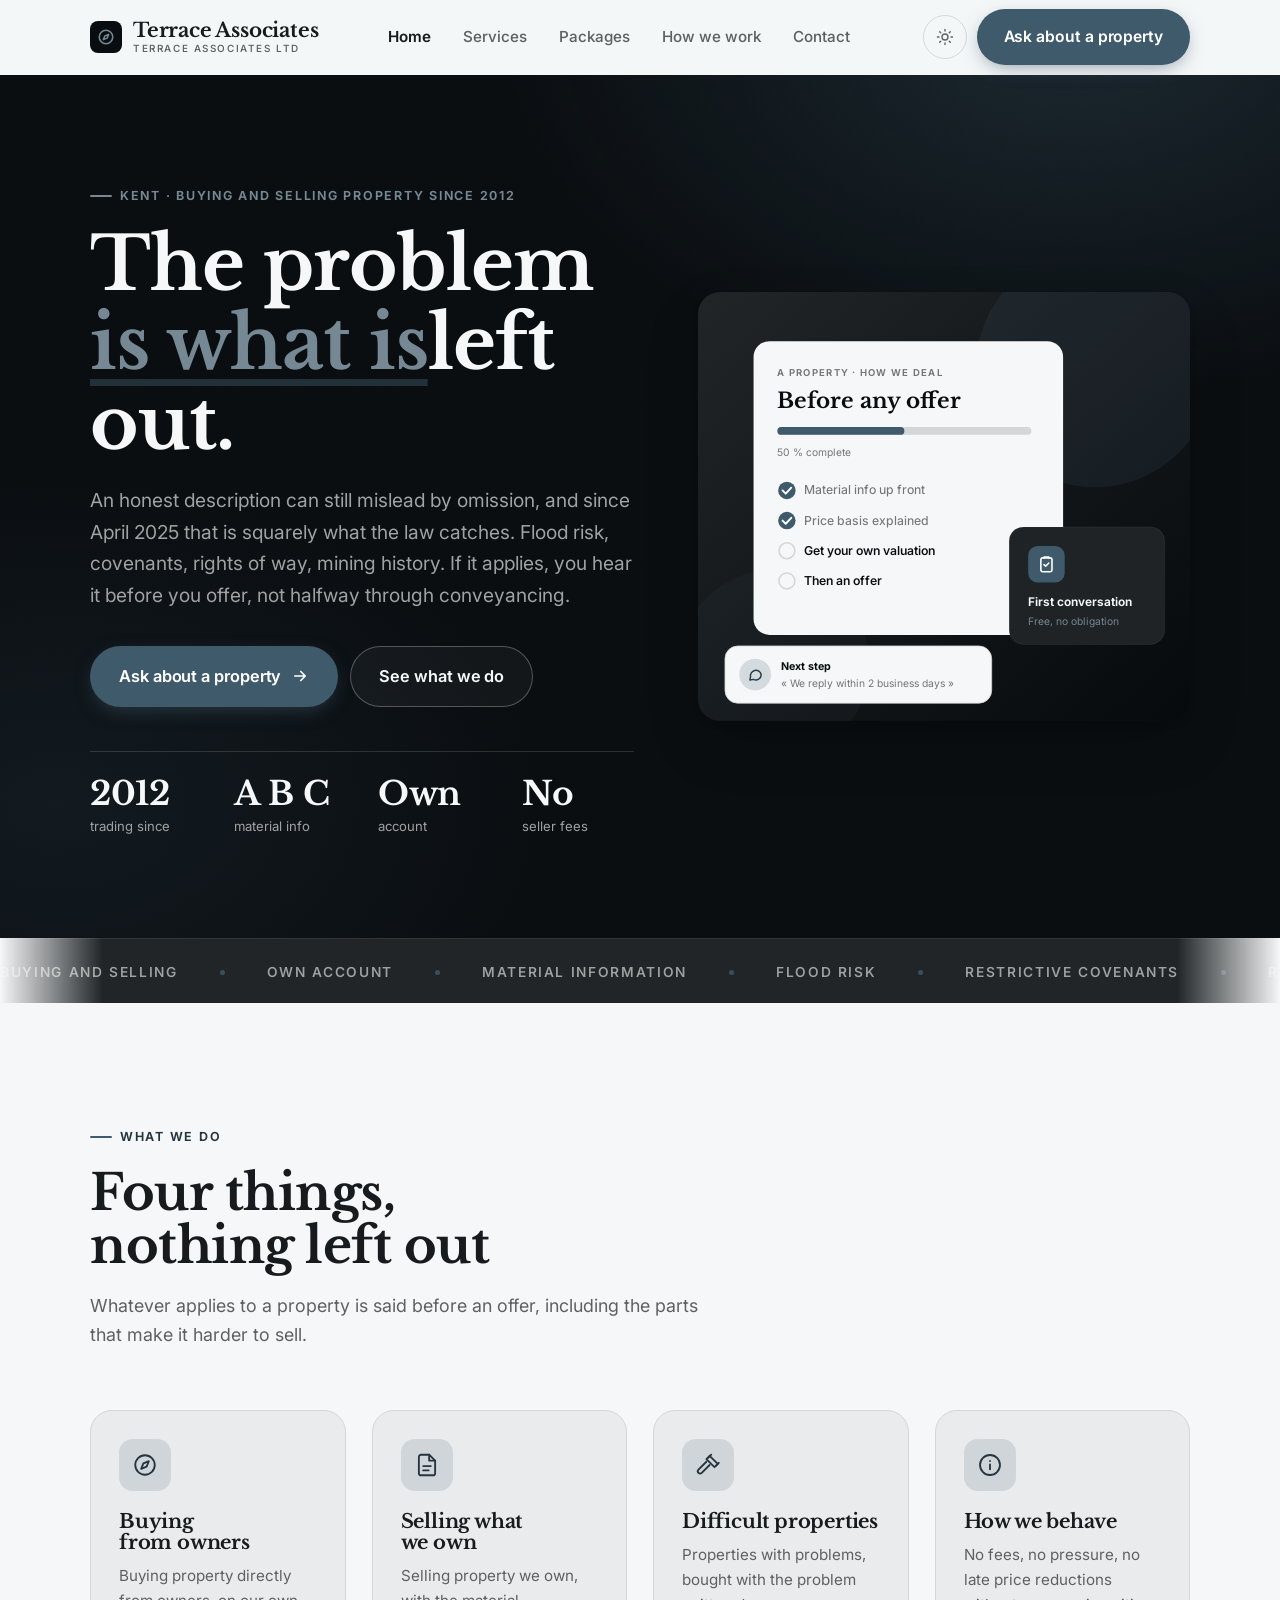
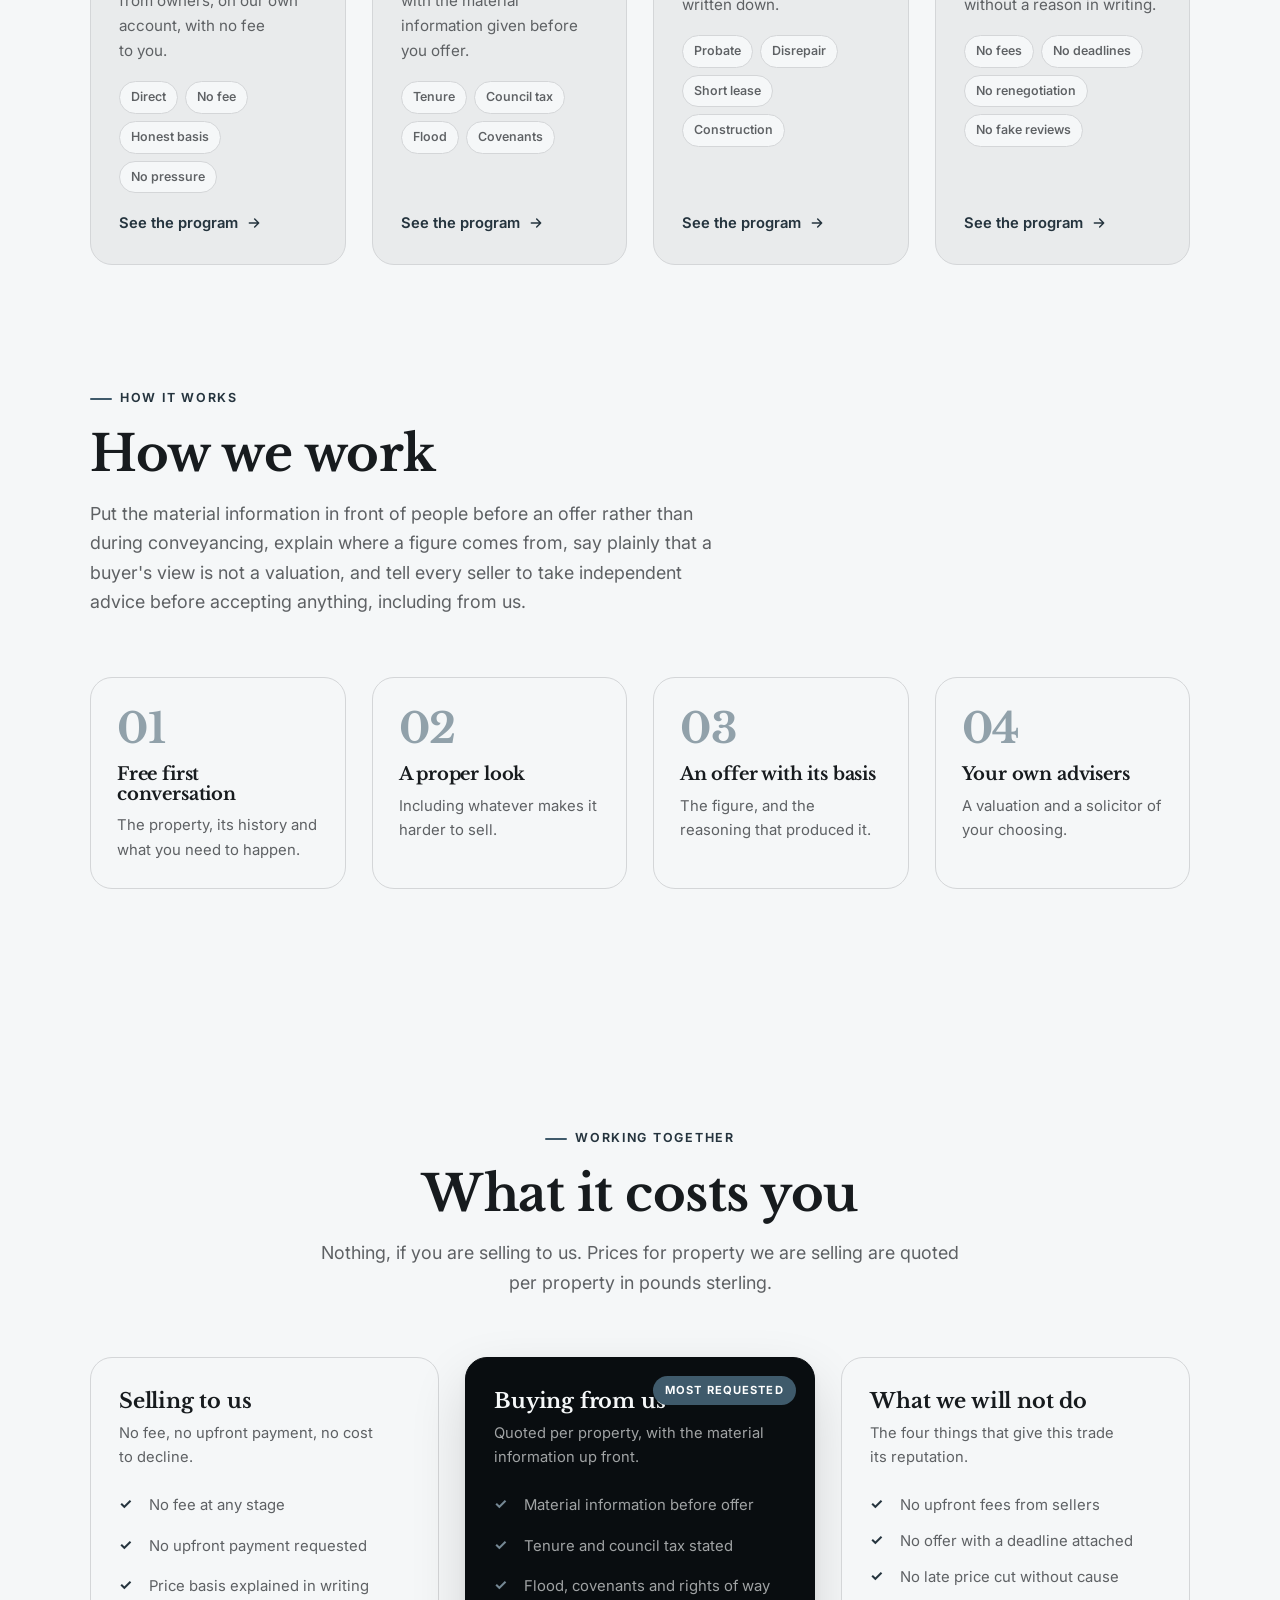
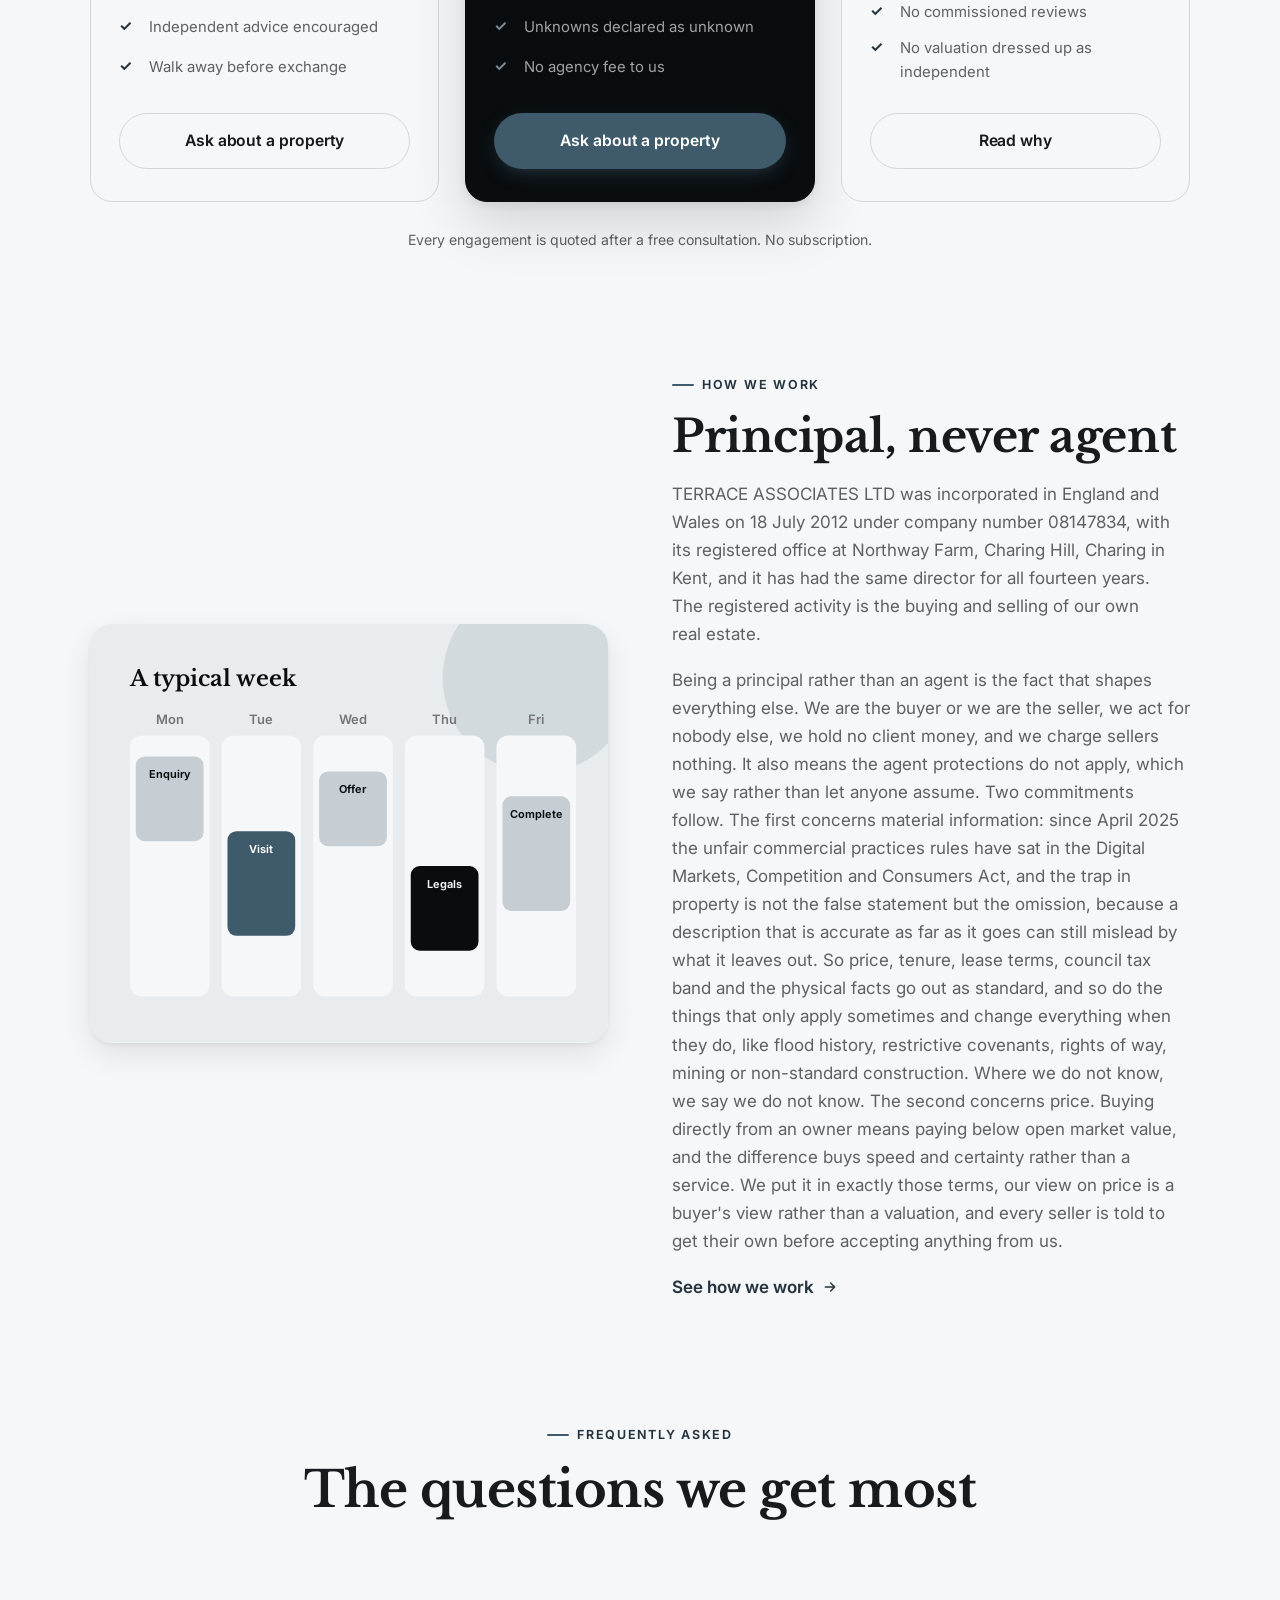
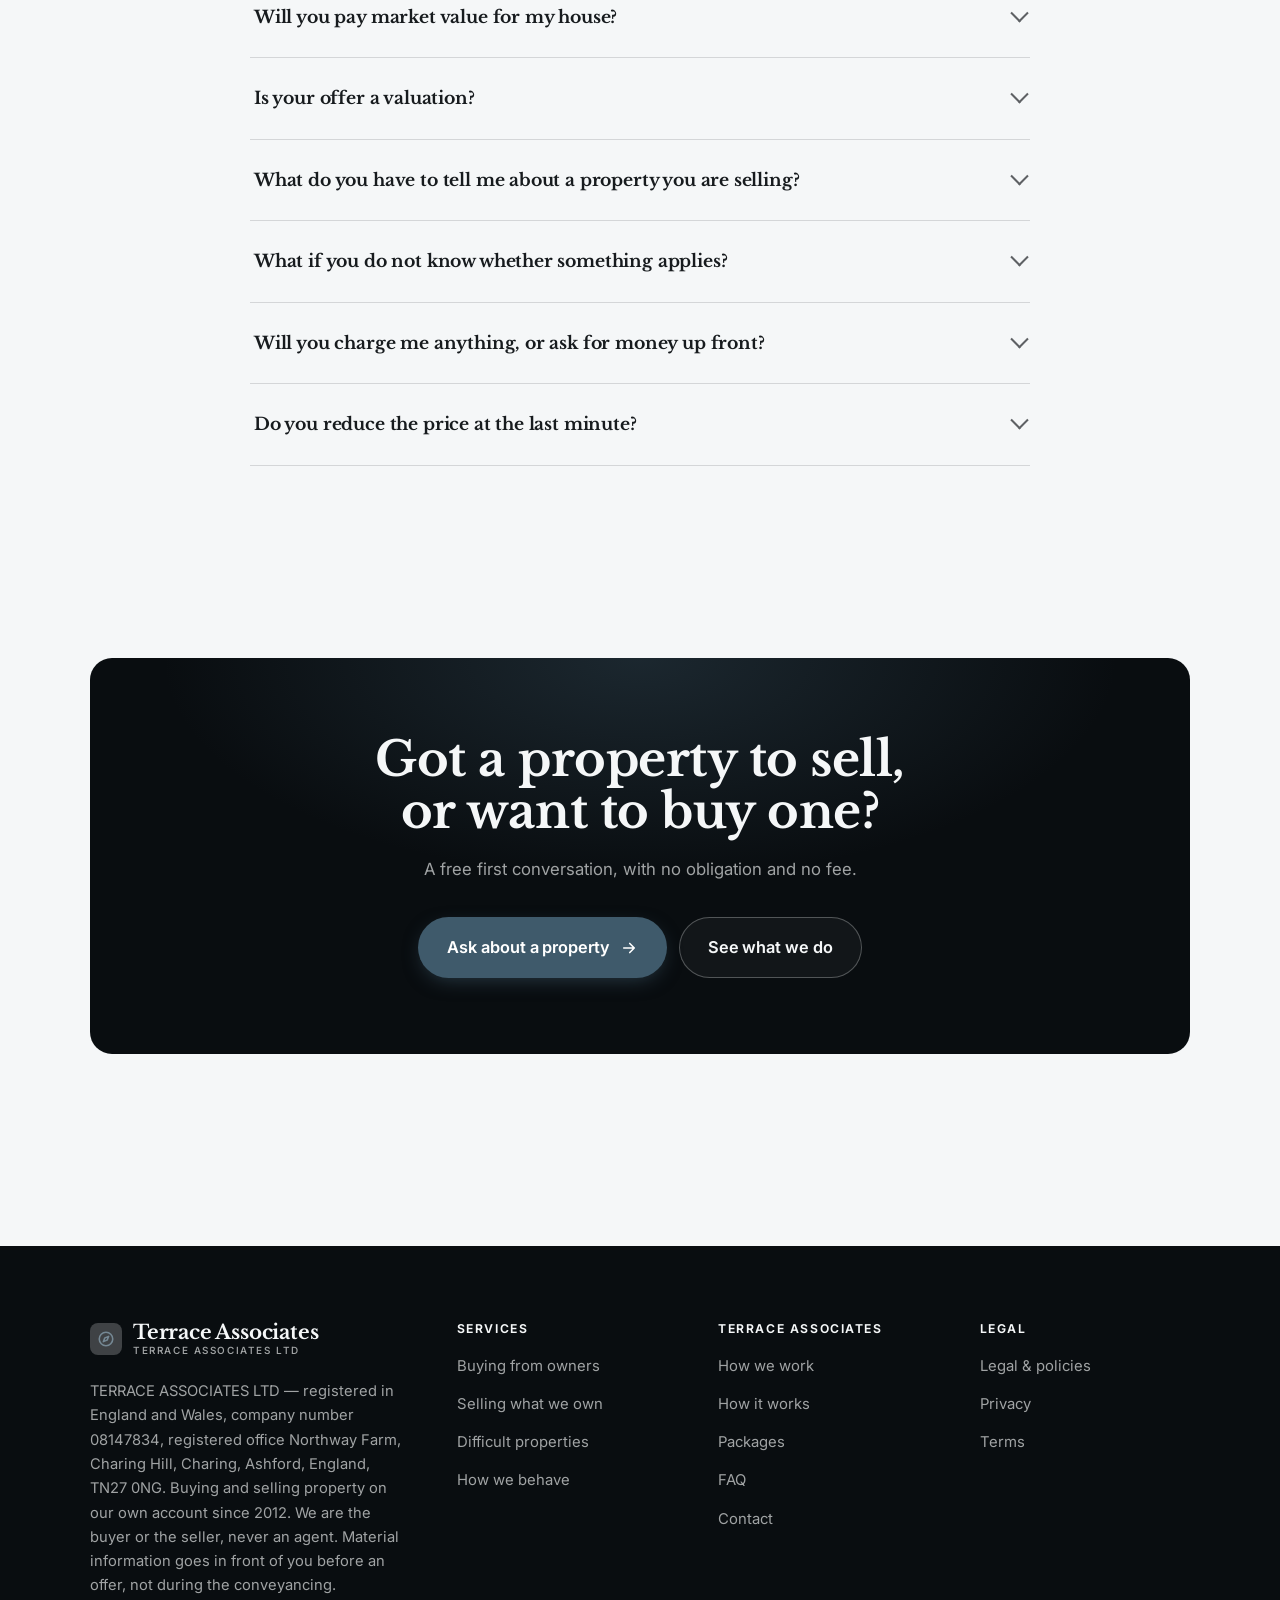
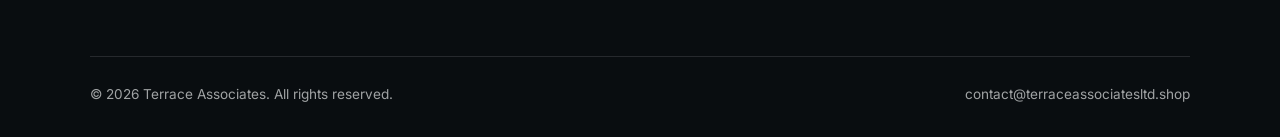
<file: index.html>
<!DOCTYPE html>
<html lang="en" class="no-js">
<head>
<meta charset="utf-8">
<meta name="viewport" content="width=device-width, initial-scale=1">
<title>Terrace Associates Ltd — buying and selling property, Kent</title>
<meta name="description" content="TERRACE ASSOCIATES LTD, buying and selling property on its own account in Kent since 2012. Material information up front, and the price basis explained.">
<link rel="canonical" href="https://terraceassociatesltd.shop/">

<meta property="og:type" content="website">
<meta property="og:url" content="https://terraceassociatesltd.shop/">
<meta property="og:site_name" content="Terrace Associates">
<meta property="og:locale" content="en_US">
<meta property="og:title" content="Terrace Associates Ltd — buying and selling property, Kent">
<meta property="og:description" content="TERRACE ASSOCIATES LTD, buying and selling property on its own account in Kent since 2012. Material information up front, and the price basis explained.">
<meta name="theme-color" content="#090d10">

<link rel="icon" href="assets/img/favicon.svg" type="image/svg+xml">
<link rel="preconnect" href="https://fonts.googleapis.com">
<link rel="preconnect" href="https://fonts.gstatic.com" crossorigin>
<link rel="stylesheet" href="https://fonts.googleapis.com/css2?family=Libre+Baskerville:wght@400;700&family=Inter:wght@400..700&display=swap">
<link rel="stylesheet" href="assets/css/style.css">

<!-- Thème appliqué avant le premier rendu (évite le flash) -->
<script>
document.documentElement.classList.remove('no-js');
(function(){try{var t=localStorage.getItem('site-theme');if(t){document.documentElement.setAttribute('data-theme',t);}}catch(e){}})();
</script>
<script type="application/ld+json">
{
  "@context": "https://schema.org",
  "@type": "Organization",
  "name": "Terrace Associates",
  "url": "https://terraceassociatesltd.shop/",
  "email": "contact@terraceassociatesltd.shop",
  "description": "TERRACE ASSOCIATES LTD, buying and selling property on its own account in Kent since 2012. Material information up front, and the price basis explained.",
  "areaServed": "US",
  "knowsLanguage": "en"
}
</script>
</head>

<body>
<a class="skip-link" href="#main">Skip to main content</a>

<header class="site-header">
  <nav class="wrap nav" aria-label="Main navigation">
    <a class="brand" href="index.html">
      <svg class="brand__mark" viewBox="0 0 64 64" aria-hidden="true">
        <rect class="bm-bg" width="64" height="64" rx="16"/>
        <g class="bm-ic" transform="translate(14 14) scale(1.5)" fill="none" stroke-width="2.1" stroke-linecap="round" stroke-linejoin="round"><circle cx="12" cy="12" r="9"/><path d="M15.5 8.5 13.5 13.5 8.5 15.5 10.5 10.5z"/></g>
      </svg>
      <span>Terrace Associates<span class="brand__sub">TERRACE ASSOCIATES LTD</span></span>
    </a>

    <ul class="nav__links" id="nav-links">
      <li><a href="index.html" aria-current="page">Home</a></li>
      <li><a href="programs.html">Services</a></li>
      <li><a href="index.html#pricing">Packages</a></li>
      <li><a href="about.html">How we work</a></li>
      <li><a href="contact.html">Contact</a></li>
      <li><a class="btn btn--primary" href="contact.html">Ask about a property</a></li>
    </ul>

    <div class="nav__cta">
      <button class="theme-toggle" type="button" aria-label="Switch to dark theme">
        <svg class="icon-sun" viewBox="0 0 24 24" fill="none" stroke="currentColor" stroke-width="1.8" stroke-linecap="round" aria-hidden="true"><circle cx="12" cy="12" r="4"/><path d="M12 2v2m0 16v2M2 12h2m16 0h2M4.9 4.9l1.4 1.4m11.4 11.4 1.4 1.4M19.1 4.9l-1.4 1.4M6.3 17.7l-1.4 1.4"/></svg>
        <svg class="icon-moon" viewBox="0 0 24 24" fill="none" stroke="currentColor" stroke-width="1.8" stroke-linecap="round" stroke-linejoin="round" aria-hidden="true"><path d="M21 12.8A9 9 0 1 1 11.2 3a7 7 0 0 0 9.8 9.8z"/></svg>
      </button>
      <a class="btn btn--primary" href="contact.html">Ask about a property</a>
      <button class="nav__toggle" type="button" aria-expanded="false" aria-controls="nav-links" aria-label="Open menu">
        <svg class="icon-open" viewBox="0 0 24 24" fill="none" stroke="currentColor" stroke-width="2" stroke-linecap="round" aria-hidden="true"><path d="M3 6h18M3 12h18M3 18h18"/></svg>
        <svg class="icon-close" viewBox="0 0 24 24" fill="none" stroke="currentColor" stroke-width="2" stroke-linecap="round" aria-hidden="true"><path d="M6 6l12 12M18 6L6 18"/></svg>
      </button>
    </div>
  </nav>
</header>

<main id="main">

<section class="hero">
  <div class="wrap hero__inner">
    <div>
      <span class="eyebrow hero__eyebrow">Kent · Buying and selling property since 2012</span>
      <h1>The problem<br> <em>is what is</em>left out.</h1>
      <p class="hero__lede">An honest description can still mislead by omission, and since April 2025 that is squarely what the law catches. Flood risk, covenants, rights of way, mining history. If it applies, you hear it before you offer, not halfway through conveyancing.</p>

      <div class="hero__actions">
        <a class="btn btn--primary btn--lg" href="contact.html">Ask about a property <svg viewBox="0 0 24 24" fill="none" stroke="currentColor" stroke-width="2.2" stroke-linecap="round" stroke-linejoin="round" aria-hidden="true"><path d="M5 12h14M13 6l6 6-6 6"/></svg></a>
        <a class="btn btn--on-dark btn--lg" href="programs.html">See what we do</a>
      </div>

      <ul class="hero__proof">
        <li><span class="stat__num">2012</span><span class="stat__label">trading since</span></li>
        <li><span class="stat__num">A B C</span><span class="stat__label">material info</span></li>
        <li><span class="stat__num">Own</span><span class="stat__label">account</span></li>
        <li><span class="stat__num">No</span><span class="stat__label">seller fees</span></li>
      </ul>
    </div>

    <div class="hero__art">
      <svg viewBox="0 0 620 540" role="img" aria-label="How Terrace Associates deals, with material information given before any offer is made.">
        <defs>
          <linearGradient id="hbg" x1="0" y1="0" x2="1" y2="1">
            <stop offset="0" stop-color="#222528"/><stop offset="1" stop-color="#070a0d"/>
          </linearGradient>
        </defs>
        <rect width="620" height="540" rx="22" fill="url(#hbg)"/>
        <circle cx="500" cy="96" r="150" fill="#3f5a6b" opacity=".16"/>
        <circle cx="96" cy="470" r="120" fill="#3f5a6b" opacity=".08"/>

        <g style="font-family: var(--font-body)">
          <!-- Carte programme -->
          <rect x="70" y="62" width="390" height="370" rx="20" fill="#f5f7f8"/>
          <text x="100" y="106" font-size="12" font-weight="650" letter-spacing="1.6" fill="#737678">A PROPERTY · HOW WE DEAL</text>
          <text x="100" y="146" font-size="27" font-weight="700" fill="#090d10" style="font-family: var(--font-display)">Before any offer</text>
          <rect x="100" y="170" width="320" height="10" rx="5" fill="#d4d6d8"/>
          <rect x="100" y="170" width="160" height="10" rx="5" fill="#3f5a6b"/>
          <text x="100" y="206" font-size="13" fill="#737678">50 % complete</text>
          <circle cx="112" cy="250" r="11" fill="#3f5a6b"/><path d="M106.5 250l4 4 7-7.5" fill="none" stroke="#ffffff" stroke-width="2.4" stroke-linecap="round" stroke-linejoin="round"/><text x="134" y="255" font-size="15.5" fill="#737678" font-weight="450">Material info up front</text>
          <circle cx="112" cy="288" r="11" fill="#3f5a6b"/><path d="M106.5 288l4 4 7-7.5" fill="none" stroke="#ffffff" stroke-width="2.4" stroke-linecap="round" stroke-linejoin="round"/><text x="134" y="293" font-size="15.5" fill="#737678" font-weight="450">Price basis explained</text>
          <circle cx="112" cy="326" r="10" fill="none" stroke="#d4d6d8" stroke-width="2"/><text x="134" y="331" font-size="15.5" fill="#090d10" font-weight="560">Get your own valuation</text>
          <circle cx="112" cy="364" r="10" fill="none" stroke="#d4d6d8" stroke-width="2"/><text x="134" y="369" font-size="15.5" fill="#090d10" font-weight="560">Then an offer</text>

          <!-- Carte séance -->
          <rect x="392" y="296" width="196" height="148" rx="18" fill="#1f2326" stroke="#ffffff" stroke-opacity=".08"/>
          <rect x="416" y="320" width="46" height="46" rx="12" fill="#3f5a6b"/>
          <g transform="translate(427 331)" fill="none" stroke="#ffffff" color="#ffffff" stroke-width="2" stroke-linecap="round" stroke-linejoin="round"><rect x="5" y="4" width="14" height="17.5" rx="2.5"/><path d="M9 4V3h6v1M9 12.5l2 2 4-4"/></g>
          <text x="416" y="396" font-size="15" font-weight="650" fill="#f5f7f8">First conversation</text>
          <text x="416" y="420" font-size="13" fill="#758894">Free, no obligation</text>

          <!-- Retour du coach -->
          <rect x="34" y="446" width="336" height="72" rx="16" fill="#f5f7f8" stroke="#d4d6d8"/>
          <circle cx="72" cy="482" r="20" fill="#d4dbdf"/>
          <g transform="translate(62 472) scale(.84)" fill="none" stroke="#293b46" stroke-width="2.2" stroke-linecap="round" stroke-linejoin="round"><path d="M21 12a8 8 0 0 1-11.6 7.1L4 20l1-4.6A8 8 0 1 1 21 12z"/></g>
          <text x="104" y="476" font-size="13.5" font-weight="700" fill="#090d10">Next step</text>
          <text x="104" y="498" font-size="13" fill="#737678">« We reply within 2 business days »</text>
        </g>
      </svg>
    </div>
  </div>
</section>

<div class="marquee" aria-hidden="true">
  <div class="marquee__track"><span>Buying and selling</span><span>Own account</span><span>Material information</span><span>Flood risk</span><span>Restrictive covenants</span><span>Rights of way</span><span>No seller fees</span><span>No pressure</span><span>Kent</span><span>Since 2012</span><span>Buying and selling</span><span>Own account</span><span>Material information</span><span>Flood risk</span><span>Restrictive covenants</span><span>Rights of way</span><span>No seller fees</span><span>No pressure</span><span>Kent</span><span>Since 2012</span></div>
</div>

<section class="section wrap" id="programs">
  <div class="section-head reveal">
    <span class="eyebrow">What we do</span>
    <h2>Four things, nothing left out</h2>
    <p>Whatever applies to a property is said before an offer, including the parts that make it harder to sell.</p>
  </div>
  <div class="grid grid--4 reveal-group">
    <a class="card" href="programs.html#buying">
      <div class="card__icon"><svg viewBox="0 0 24 24" fill="none" stroke="currentColor" stroke-width="1.7" stroke-linecap="round" stroke-linejoin="round" aria-hidden="true"><circle cx="12" cy="12" r="9"/><path d="M15.5 8.5 13.5 13.5 8.5 15.5 10.5 10.5z"/></svg></div>
      <h3>Buying from owners</h3>
      <p>Buying property directly from owners, on our own account, with no fee to you.</p>
      <ul class="tags"><li>Direct</li><li>No fee</li><li>Honest basis</li><li>No pressure</li></ul>
      <span class="arrow-link">See the program <svg viewBox="0 0 24 24" fill="none" stroke="currentColor" stroke-width="2.2" stroke-linecap="round" stroke-linejoin="round" aria-hidden="true"><path d="M5 12h14M13 6l6 6-6 6"/></svg></span>
    </a>
    <a class="card" href="programs.html#selling">
      <div class="card__icon"><svg viewBox="0 0 24 24" fill="none" stroke="currentColor" stroke-width="1.7" stroke-linecap="round" stroke-linejoin="round" aria-hidden="true"><path d="M14 2.5H6.5A2 2 0 0 0 4.5 4.5v15a2 2 0 0 0 2 2h11a2 2 0 0 0 2-2V8z"/><path d="M14 2.5V8h5.5M8.5 13h7M8.5 17h5"/></svg></div>
      <h3>Selling what we own</h3>
      <p>Selling property we own, with the material information given before you offer.</p>
      <ul class="tags"><li>Tenure</li><li>Council tax</li><li>Flood</li><li>Covenants</li></ul>
      <span class="arrow-link">See the program <svg viewBox="0 0 24 24" fill="none" stroke="currentColor" stroke-width="2.2" stroke-linecap="round" stroke-linejoin="round" aria-hidden="true"><path d="M5 12h14M13 6l6 6-6 6"/></svg></span>
    </a>
    <a class="card" href="programs.html#difficult">
      <div class="card__icon"><svg viewBox="0 0 24 24" fill="none" stroke="currentColor" stroke-width="1.7" stroke-linecap="round" stroke-linejoin="round" aria-hidden="true"><path d="M13.5 3.5 21 11l-3 3-7.5-7.5z"/><path d="M10.5 9 3.2 16.3a2.1 2.1 0 0 0 3 3L13.5 12"/><path d="M15 2.5 12 5.5M19.5 12.5 22 10"/></svg></div>
      <h3>Difficult properties</h3>
      <p>Properties with problems, bought with the problem written down.</p>
      <ul class="tags"><li>Probate</li><li>Disrepair</li><li>Short lease</li><li>Construction</li></ul>
      <span class="arrow-link">See the program <svg viewBox="0 0 24 24" fill="none" stroke="currentColor" stroke-width="2.2" stroke-linecap="round" stroke-linejoin="round" aria-hidden="true"><path d="M5 12h14M13 6l6 6-6 6"/></svg></span>
    </a>
    <a class="card" href="programs.html#straight">
      <div class="card__icon"><svg viewBox="0 0 24 24" fill="none" stroke="currentColor" stroke-width="1.7" stroke-linecap="round" stroke-linejoin="round" aria-hidden="true"><circle cx="12" cy="12" r="9.2"/><path d="M12 16v-4.5M12 8.2v.1"/></svg></div>
      <h3>How we behave</h3>
      <p>No fees, no pressure, no late price reductions without a reason in writing.</p>
      <ul class="tags"><li>No fees</li><li>No deadlines</li><li>No renegotiation</li><li>No fake reviews</li></ul>
      <span class="arrow-link">See the program <svg viewBox="0 0 24 24" fill="none" stroke="currentColor" stroke-width="2.2" stroke-linecap="round" stroke-linejoin="round" aria-hidden="true"><path d="M5 12h14M13 6l6 6-6 6"/></svg></span>
    </a>
  </div>
</section>

<section class="section section--flush wrap" id="how-it-works">
  <div class="section-head reveal">
    <span class="eyebrow">How it works</span>
    <h2>How we work</h2>
    <p>Put the material information in front of people before an offer rather than during conveyancing, explain where a figure comes from, say plainly that a buyer's view is not a valuation, and tell every seller to take independent advice before accepting anything, including from us.</p>
  </div>
  <div class="grid grid--4 steps reveal-group">
    <article class="step">
      <h3>Free first conversation</h3>
      <p>The property, its history and what you need to happen.</p>
    </article>
    <article class="step">
      <h3>A proper look</h3>
      <p>Including whatever makes it harder to sell.</p>
    </article>
    <article class="step">
      <h3>An offer with its basis</h3>
      <p>The figure, and the reasoning that produced it.</p>
    </article>
    <article class="step">
      <h3>Your own advisers</h3>
      <p>A valuation and a solicitor of your choosing.</p>
    </article>
  </div>
</section>

<section class="section wrap" id="pricing">
  <div class="section-head section-head--center reveal">
    <span class="eyebrow">Working together</span>
    <h2>What it costs you</h2>
    <p>Nothing, if you are selling to us. Prices for property we are selling are quoted per property in pounds sterling.</p>
  </div>
  <div class="grid grid--3 plans reveal-group">
    <article class="plan">
      
      <h3>Selling to us</h3>
      <p class="plan__desc">No fee, no upfront payment, no cost to decline.</p>
      
      <ul class="plan__features">
        <li>No fee at any stage</li>
        <li>No upfront payment requested</li>
        <li>Price basis explained in writing</li>
        <li>Independent advice encouraged</li>
        <li>Walk away before exchange</li>
      </ul>
      <a class="btn btn--ghost btn--block" href="contact.html">Ask about a property</a>
    </article>
    <article class="plan plan--featured">
      <span class="plan__tag">Most requested</span>
      <h3>Buying from us</h3>
      <p class="plan__desc">Quoted per property, with the material information up front.</p>
      
      <ul class="plan__features">
        <li>Material information before offer</li>
        <li>Tenure and council tax stated</li>
        <li>Flood, covenants and rights of way</li>
        <li>Unknowns declared as unknown</li>
        <li>No agency fee to us</li>
      </ul>
      <a class="btn btn--primary btn--block" href="contact.html">Ask about a property</a>
    </article>
    <article class="plan">
      
      <h3>What we will not do</h3>
      <p class="plan__desc">The four things that give this trade its reputation.</p>
      
      <ul class="plan__features">
        <li>No upfront fees from sellers</li>
        <li>No offer with a deadline attached</li>
        <li>No late price cut without cause</li>
        <li>No commissioned reviews</li>
        <li>No valuation dressed up as independent</li>
      </ul>
      <a class="btn btn--ghost btn--block" href="contact.html">Read why</a>
    </article>
  </div>
  <p class="plans-note">Every engagement is quoted after a free consultation. No subscription.</p>
</section>

<section class="section section--flush wrap">
  <div class="split reveal">
    <div class="split__art">
      <svg viewBox="0 0 520 420" role="img" aria-label="Example of a typical week: Enquiry, Visit, Offer, Legals, Complete.">
        <rect width="520" height="420" rx="20" fill="#e8ecee"/>
        <circle cx="450" cy="54" r="96" fill="#3f5a6b" opacity=".12"/>
        <g style="font-family: var(--font-body)">
        <text x="40" y="62" font-size="22" font-weight="700" fill="#090d10" style="font-family: var(--font-display)">A typical week</text>
        <text x="80" y="100" text-anchor="middle" font-size="13" font-weight="600" fill="#737678">Mon</text>
        <rect x="40" y="112" width="80" height="262" rx="12" fill="#f5f7f8"/>
        <rect x="46" y="133" width="68" height="85" rx="9" fill="#c6ced3"/>
        <text x="80" y="155" text-anchor="middle" font-size="11" font-weight="650" fill="#090d10">Enquiry</text>
        <text x="172" y="100" text-anchor="middle" font-size="13" font-weight="600" fill="#737678">Tue</text>
        <rect x="132" y="112" width="80" height="262" rx="12" fill="#f5f7f8"/>
        <rect x="138" y="208" width="68" height="105" rx="9" fill="#3f5a6b"/>
        <text x="172" y="230" text-anchor="middle" font-size="11" font-weight="650" fill="#ffffff">Visit</text>
        <text x="264" y="100" text-anchor="middle" font-size="13" font-weight="600" fill="#737678">Wed</text>
        <rect x="224" y="112" width="80" height="262" rx="12" fill="#f5f7f8"/>
        <rect x="230" y="148" width="68" height="75" rx="9" fill="#c6ced3"/>
        <text x="264" y="170" text-anchor="middle" font-size="11" font-weight="650" fill="#090d10">Offer</text>
        <text x="356" y="100" text-anchor="middle" font-size="13" font-weight="600" fill="#737678">Thu</text>
        <rect x="316" y="112" width="80" height="262" rx="12" fill="#f5f7f8"/>
        <rect x="322" y="243" width="68" height="85" rx="9" fill="#090d10"/>
        <text x="356" y="265" text-anchor="middle" font-size="11" font-weight="650" fill="#f5f7f8">Legals</text>
        <text x="448" y="100" text-anchor="middle" font-size="13" font-weight="600" fill="#737678">Fri</text>
        <rect x="408" y="112" width="80" height="262" rx="12" fill="#f5f7f8"/>
        <rect x="414" y="173" width="68" height="115" rx="9" fill="#c6ced3"/>
        <text x="448" y="195" text-anchor="middle" font-size="11" font-weight="650" fill="#090d10">Complete</text>
        </g>
      </svg>
    </div>
    <div>
      <span class="eyebrow">How we work</span>
      <h2>Principal, never agent</h2>
      <p>TERRACE ASSOCIATES LTD was incorporated in England and Wales on 18 July 2012 under company number 08147834, with its registered office at Northway Farm, Charing Hill, Charing in Kent, and it has had the same director for all fourteen years. The registered activity is the buying and selling of our own real estate.</p>
      <p>Being a principal rather than an agent is the fact that shapes everything else. We are the buyer or we are the seller, we act for nobody else, we hold no client money, and we charge sellers nothing. It also means the agent protections do not apply, which we say rather than let anyone assume. Two commitments follow. The first concerns material information: since April 2025 the unfair commercial practices rules have sat in the Digital Markets, Competition and Consumers Act, and the trap in property is not the false statement but the omission, because a description that is accurate as far as it goes can still mislead by what it leaves out. So price, tenure, lease terms, council tax band and the physical facts go out as standard, and so do the things that only apply sometimes and change everything when they do, like flood history, restrictive covenants, rights of way, mining or non-standard construction. Where we do not know, we say we do not know. The second concerns price. Buying directly from an owner means paying below open market value, and the difference buys speed and certainty rather than a service. We put it in exactly those terms, our view on price is a buyer's view rather than a valuation, and every seller is told to get their own before accepting anything from us.</p>
      <p><a class="arrow-link" href="about.html">See how we work <svg viewBox="0 0 24 24" fill="none" stroke="currentColor" stroke-width="2.2" stroke-linecap="round" stroke-linejoin="round" aria-hidden="true"><path d="M5 12h14M13 6l6 6-6 6"/></svg></a></p>
    </div>
  </div>
</section>

<section class="section section--flush wrap" id="faq">
  <div class="section-head section-head--center reveal">
    <span class="eyebrow">Frequently asked</span>
    <h2>The questions we get most</h2>
  </div>
  <div class="faq reveal">
    <details>
      <summary>Will you pay market value for my house?</summary>
      <p>No, and anyone in our position telling you otherwise is not being straight with you. Buying directly means paying below open market value, and what you get for the difference is speed and certainty rather than any service we perform. That can be exactly the right trade when a chain has collapsed or a sale has to happen by a date, and it is a poor trade if you have time. You should know which situation you are in before you talk to anyone, including us.</p>
    </details>
    <details>
      <summary>Is your offer a valuation?</summary>
      <p>No. It is the view of a prospective buyer, which is a different thing from an independent valuation and a different thing again from a survey. It is not prepared by a qualified valuer unless the site says otherwise. Get your own independent valuation and your own solicitor before accepting any offer, including ours. A buyer telling you what your house is worth has an obvious interest in the answer.</p>
    </details>
    <details>
      <summary>What do you have to tell me about a property you are selling?</summary>
      <p>Everything material to the decision, before an offer rather than during conveyancing. The standard facts, meaning price, tenure, lease terms where it is leasehold, council tax band and the physical attributes. Then whatever applies to that particular property and would change a decision: flood risk and flooding history, restrictive covenants, easements and rights of way, mining or subsidence history, non-standard construction, known defects. Omission is the failure the law catches, not just misstatement.</p>
    </details>
    <details>
      <summary>What if you do not know whether something applies?</summary>
      <p>Then we say we do not know. The temptation is to leave a silence where an awkward fact might be, and a silence reads as a no to anyone looking at it. If we have not checked something, or cannot establish it, that gets stated as an unknown so you can have your solicitor look into it rather than discovering it later.</p>
    </details>
    <details>
      <summary>Will you charge me anything, or ask for money up front?</summary>
      <p>No to both, at any stage, including if you decline. We do not ask sellers for upfront payments and we do not charge a fee for making, or for your refusing, an offer. You are free to withdraw at any point before contracts are exchanged. If anyone buying property directly asks you for money in advance, that is the moment to stop and take advice.</p>
    </details>
    <details>
      <summary>Do you reduce the price at the last minute?</summary>
      <p>Not as a tactic, which is the thing people rightly fear in this trade. An agreed price stands unless a material fact comes to light that was not known when it was agreed, and if that happens you get the reason in writing rather than a phone call the day before exchange. We also do not attach deadlines to offers in order to stop you getting a second opinion. Getting a second opinion is something we actively suggest.</p>
    </details>
  </div>
</section>

<section class="wrap section--tight">
  <div class="cta-band reveal">
    <h2>Got a property to sell, or want to buy one?</h2>
    <p>A free first conversation, with no obligation and no fee.</p>
    <div class="hero__actions">
      <a class="btn btn--primary btn--lg" href="contact.html">Ask about a property <svg viewBox="0 0 24 24" fill="none" stroke="currentColor" stroke-width="2.2" stroke-linecap="round" stroke-linejoin="round" aria-hidden="true"><path d="M5 12h14M13 6l6 6-6 6"/></svg></a>
      <a class="btn btn--on-dark btn--lg" href="programs.html">See what we do</a>
    </div>
  </div>
</section>

</main>

<footer class="site-footer">
  <div class="wrap">
    <div class="footer__grid">
      <div class="footer__brand">
        <a class="brand" href="index.html">
          <svg class="brand__mark" viewBox="0 0 64 64" aria-hidden="true">
        <rect class="bm-bg" width="64" height="64" rx="16"/>
        <g class="bm-ic" transform="translate(14 14) scale(1.5)" fill="none" stroke-width="2.1" stroke-linecap="round" stroke-linejoin="round"><circle cx="12" cy="12" r="9"/><path d="M15.5 8.5 13.5 13.5 8.5 15.5 10.5 10.5z"/></g>
      </svg>
          <span>Terrace Associates<span class="brand__sub">TERRACE ASSOCIATES LTD</span></span>
        </a>
        <p>TERRACE ASSOCIATES LTD — registered in England and Wales, company number 08147834, registered office Northway Farm, Charing Hill, Charing, Ashford, England, TN27 0NG. Buying and selling property on our own account since 2012. We are the buyer or the seller, never an agent. Material information goes in front of you before an offer, not during the conveyancing.</p>
      </div>

      <div class="footer__col">
        <h4>Services</h4>
        <ul>
          <li><a href="programs.html#buying">Buying from owners</a></li>
          <li><a href="programs.html#selling">Selling what we own</a></li>
          <li><a href="programs.html#difficult">Difficult properties</a></li>
          <li><a href="programs.html#straight">How we behave</a></li>
        </ul>
      </div>

      <div class="footer__col">
        <h4>Terrace Associates</h4>
        <ul>
          <li><a href="about.html">How we work</a></li>
          <li><a href="index.html#how-it-works">How it works</a></li>
          <li><a href="index.html#pricing">Packages</a></li>
          <li><a href="index.html#faq">FAQ</a></li>
          <li><a href="contact.html">Contact</a></li>
        </ul>
      </div>

      <div class="footer__col">
        <h4>Legal</h4>
        <ul>
          <li><a href="legal.html">Legal &amp; policies</a></li>
          <li><a href="legal.html#privacy">Privacy</a></li>
          <li><a href="legal.html#terms">Terms</a></li>
        </ul>
      </div>
    </div>

    <div class="footer__bottom">
      <p>© <span data-year>2026</span> Terrace Associates. All rights reserved.</p>
      <p><a href="mailto:contact@terraceassociatesltd.shop">contact@terraceassociatesltd.shop</a></p>
    </div>
  </div>
</footer>

<script src="assets/js/main.js" defer></script>
</body>
</html>
</file>
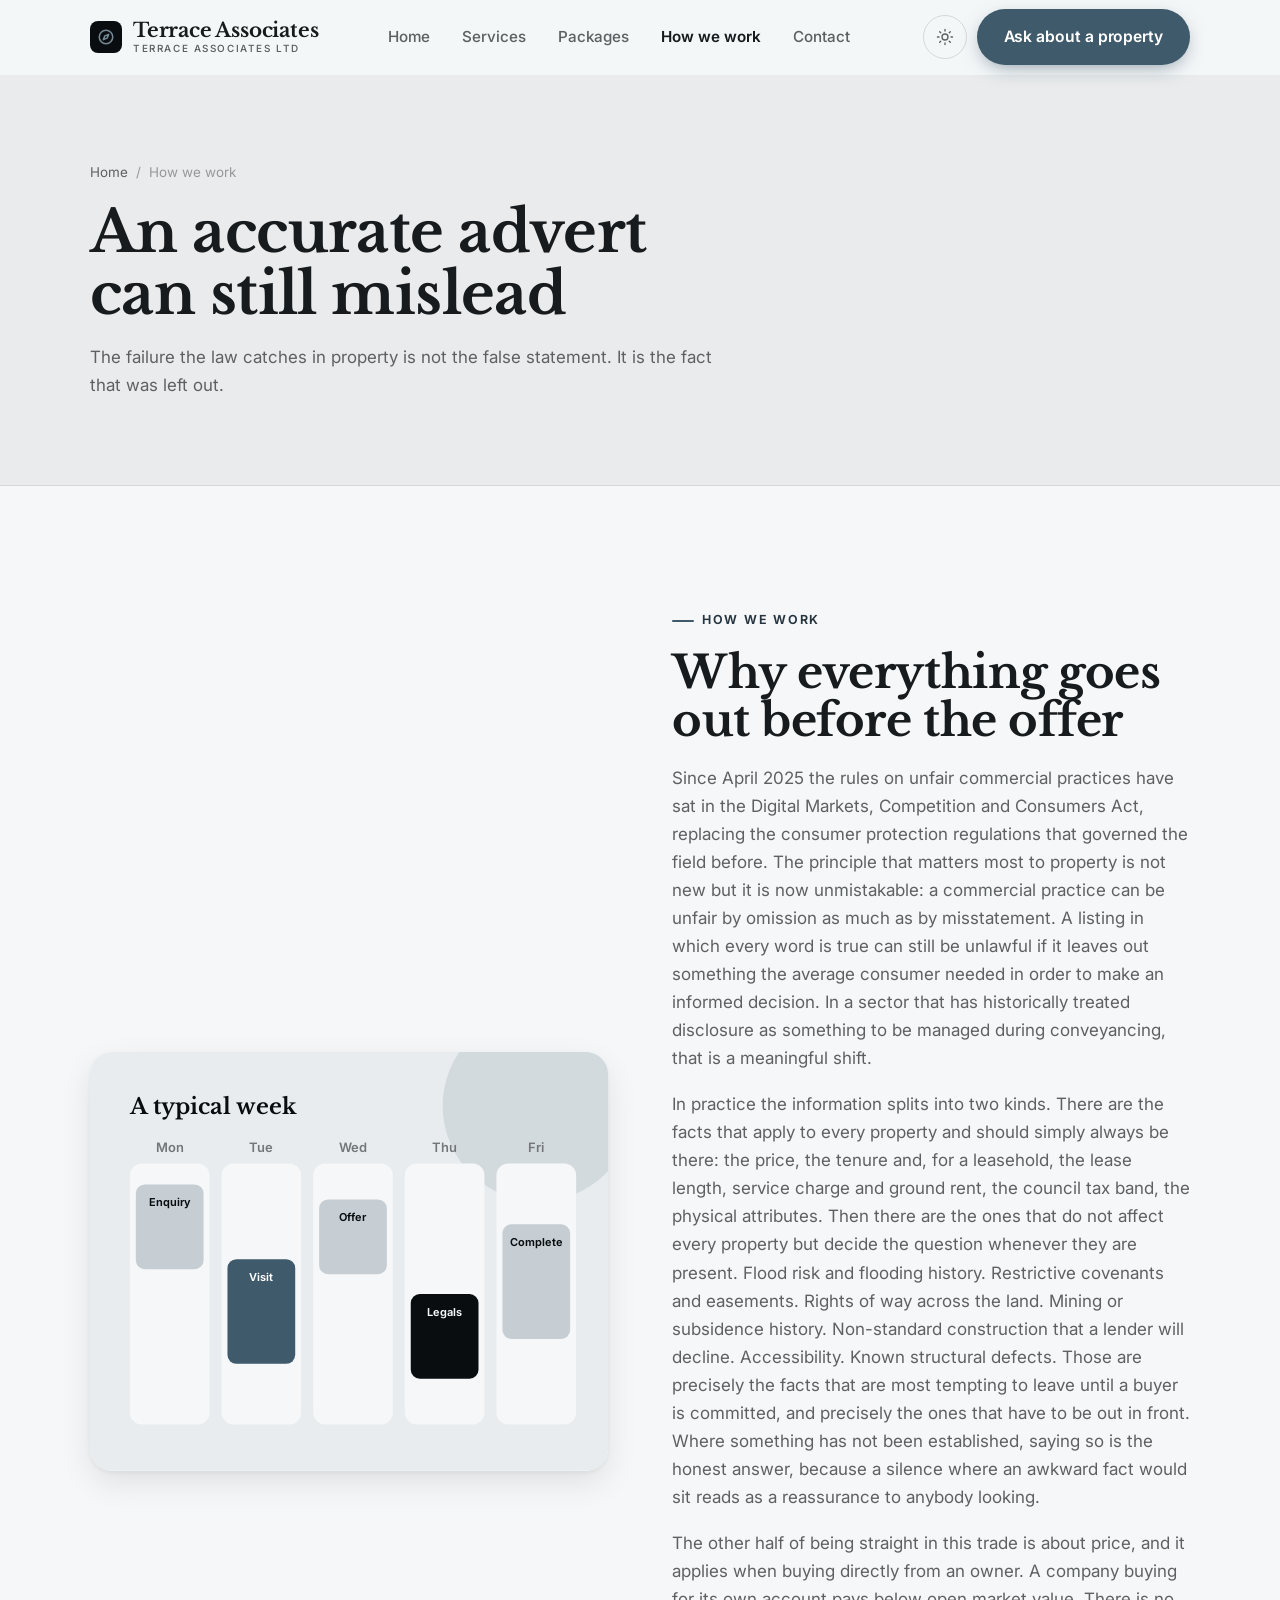
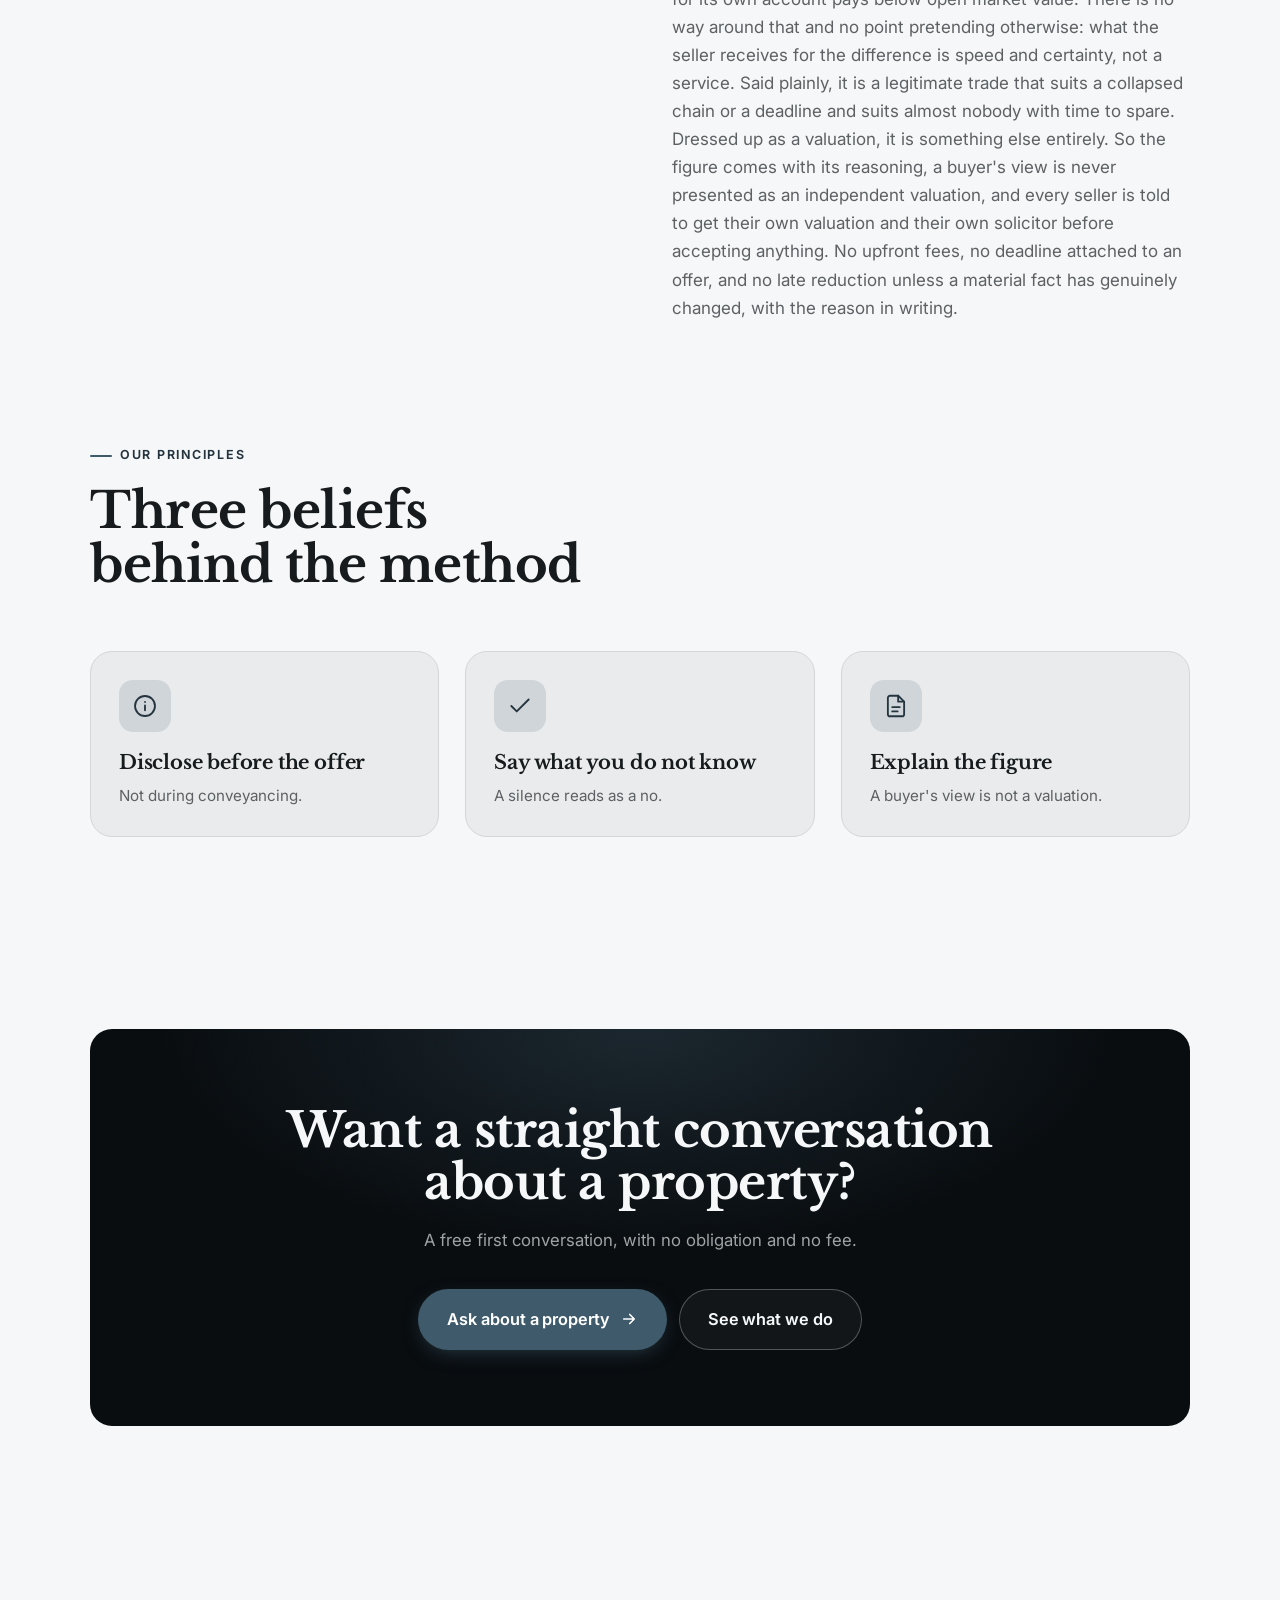
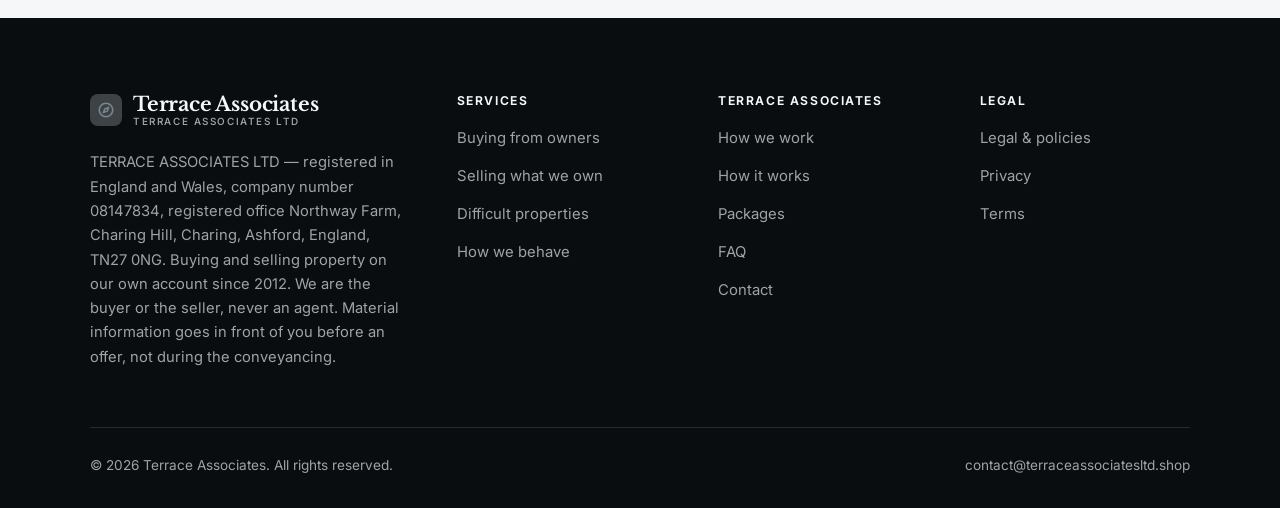
<file: about.html>
<!DOCTYPE html>
<html lang="en" class="no-js">
<head>
<meta charset="utf-8">
<meta name="viewport" content="width=device-width, initial-scale=1">
<title>How we work — Terrace Associates</title>
<meta name="description" content="About TERRACE ASSOCIATES LTD, buying and selling property on its own account in Charing, Kent, since 2012.">
<link rel="canonical" href="https://terraceassociatesltd.shop/about.html">

<meta property="og:type" content="website">
<meta property="og:url" content="https://terraceassociatesltd.shop/about.html">
<meta property="og:site_name" content="Terrace Associates">
<meta property="og:locale" content="en_US">
<meta property="og:title" content="How we work — Terrace Associates">
<meta property="og:description" content="About TERRACE ASSOCIATES LTD, buying and selling property on its own account in Charing, Kent, since 2012.">
<meta name="theme-color" content="#090d10">

<link rel="icon" href="assets/img/favicon.svg" type="image/svg+xml">
<link rel="preconnect" href="https://fonts.googleapis.com">
<link rel="preconnect" href="https://fonts.gstatic.com" crossorigin>
<link rel="stylesheet" href="https://fonts.googleapis.com/css2?family=Libre+Baskerville:wght@400;700&family=Inter:wght@400..700&display=swap">
<link rel="stylesheet" href="assets/css/style.css">

<!-- Thème appliqué avant le premier rendu (évite le flash) -->
<script>
document.documentElement.classList.remove('no-js');
(function(){try{var t=localStorage.getItem('site-theme');if(t){document.documentElement.setAttribute('data-theme',t);}}catch(e){}})();
</script>
</head>

<body>
<a class="skip-link" href="#main">Skip to main content</a>

<header class="site-header">
  <nav class="wrap nav" aria-label="Main navigation">
    <a class="brand" href="index.html">
      <svg class="brand__mark" viewBox="0 0 64 64" aria-hidden="true">
        <rect class="bm-bg" width="64" height="64" rx="16"/>
        <g class="bm-ic" transform="translate(14 14) scale(1.5)" fill="none" stroke-width="2.1" stroke-linecap="round" stroke-linejoin="round"><circle cx="12" cy="12" r="9"/><path d="M15.5 8.5 13.5 13.5 8.5 15.5 10.5 10.5z"/></g>
      </svg>
      <span>Terrace Associates<span class="brand__sub">TERRACE ASSOCIATES LTD</span></span>
    </a>

    <ul class="nav__links" id="nav-links">
      <li><a href="index.html">Home</a></li>
      <li><a href="programs.html">Services</a></li>
      <li><a href="index.html#pricing">Packages</a></li>
      <li><a href="about.html" aria-current="page">How we work</a></li>
      <li><a href="contact.html">Contact</a></li>
      <li><a class="btn btn--primary" href="contact.html">Ask about a property</a></li>
    </ul>

    <div class="nav__cta">
      <button class="theme-toggle" type="button" aria-label="Switch to dark theme">
        <svg class="icon-sun" viewBox="0 0 24 24" fill="none" stroke="currentColor" stroke-width="1.8" stroke-linecap="round" aria-hidden="true"><circle cx="12" cy="12" r="4"/><path d="M12 2v2m0 16v2M2 12h2m16 0h2M4.9 4.9l1.4 1.4m11.4 11.4 1.4 1.4M19.1 4.9l-1.4 1.4M6.3 17.7l-1.4 1.4"/></svg>
        <svg class="icon-moon" viewBox="0 0 24 24" fill="none" stroke="currentColor" stroke-width="1.8" stroke-linecap="round" stroke-linejoin="round" aria-hidden="true"><path d="M21 12.8A9 9 0 1 1 11.2 3a7 7 0 0 0 9.8 9.8z"/></svg>
      </button>
      <a class="btn btn--primary" href="contact.html">Ask about a property</a>
      <button class="nav__toggle" type="button" aria-expanded="false" aria-controls="nav-links" aria-label="Open menu">
        <svg class="icon-open" viewBox="0 0 24 24" fill="none" stroke="currentColor" stroke-width="2" stroke-linecap="round" aria-hidden="true"><path d="M3 6h18M3 12h18M3 18h18"/></svg>
        <svg class="icon-close" viewBox="0 0 24 24" fill="none" stroke="currentColor" stroke-width="2" stroke-linecap="round" aria-hidden="true"><path d="M6 6l12 12M18 6L6 18"/></svg>
      </button>
    </div>
  </nav>
</header>

<main id="main">

<section class="page-head">
  <div class="wrap">
    <nav class="breadcrumb" aria-label="Breadcrumb">
      <a href="index.html">Home</a><span>/</span><span aria-current="page">How we work</span>
    </nav>
    <h1>An accurate advert can still mislead</h1>
    <p>The failure the law catches in property is not the false statement. It is the fact that was left out.</p>
  </div>
</section>

<section class="section wrap">
  <div class="split reveal">
    <div class="split__art">
      <svg viewBox="0 0 520 420" role="img" aria-label="Example of a typical week: Enquiry, Visit, Offer, Legals, Complete.">
        <rect width="520" height="420" rx="20" fill="#e8ecee"/>
        <circle cx="450" cy="54" r="96" fill="#3f5a6b" opacity=".12"/>
        <g style="font-family: var(--font-body)">
        <text x="40" y="62" font-size="22" font-weight="700" fill="#090d10" style="font-family: var(--font-display)">A typical week</text>
        <text x="80" y="100" text-anchor="middle" font-size="13" font-weight="600" fill="#737678">Mon</text>
        <rect x="40" y="112" width="80" height="262" rx="12" fill="#f5f7f8"/>
        <rect x="46" y="133" width="68" height="85" rx="9" fill="#c6ced3"/>
        <text x="80" y="155" text-anchor="middle" font-size="11" font-weight="650" fill="#090d10">Enquiry</text>
        <text x="172" y="100" text-anchor="middle" font-size="13" font-weight="600" fill="#737678">Tue</text>
        <rect x="132" y="112" width="80" height="262" rx="12" fill="#f5f7f8"/>
        <rect x="138" y="208" width="68" height="105" rx="9" fill="#3f5a6b"/>
        <text x="172" y="230" text-anchor="middle" font-size="11" font-weight="650" fill="#ffffff">Visit</text>
        <text x="264" y="100" text-anchor="middle" font-size="13" font-weight="600" fill="#737678">Wed</text>
        <rect x="224" y="112" width="80" height="262" rx="12" fill="#f5f7f8"/>
        <rect x="230" y="148" width="68" height="75" rx="9" fill="#c6ced3"/>
        <text x="264" y="170" text-anchor="middle" font-size="11" font-weight="650" fill="#090d10">Offer</text>
        <text x="356" y="100" text-anchor="middle" font-size="13" font-weight="600" fill="#737678">Thu</text>
        <rect x="316" y="112" width="80" height="262" rx="12" fill="#f5f7f8"/>
        <rect x="322" y="243" width="68" height="85" rx="9" fill="#090d10"/>
        <text x="356" y="265" text-anchor="middle" font-size="11" font-weight="650" fill="#f5f7f8">Legals</text>
        <text x="448" y="100" text-anchor="middle" font-size="13" font-weight="600" fill="#737678">Fri</text>
        <rect x="408" y="112" width="80" height="262" rx="12" fill="#f5f7f8"/>
        <rect x="414" y="173" width="68" height="115" rx="9" fill="#c6ced3"/>
        <text x="448" y="195" text-anchor="middle" font-size="11" font-weight="650" fill="#090d10">Complete</text>
        </g>
      </svg>
    </div>
    <div>
      <span class="eyebrow">How we work</span>
      <h2>Why everything goes out before the offer</h2>
      <p>Since April 2025 the rules on unfair commercial practices have sat in the Digital Markets, Competition and Consumers Act, replacing the consumer protection regulations that governed the field before. The principle that matters most to property is not new but it is now unmistakable: a commercial practice can be unfair by omission as much as by misstatement. A listing in which every word is true can still be unlawful if it leaves out something the average consumer needed in order to make an informed decision. In a sector that has historically treated disclosure as something to be managed during conveyancing, that is a meaningful shift.</p>
      <p>In practice the information splits into two kinds. There are the facts that apply to every property and should simply always be there: the price, the tenure and, for a leasehold, the lease length, service charge and ground rent, the council tax band, the physical attributes. Then there are the ones that do not affect every property but decide the question whenever they are present. Flood risk and flooding history. Restrictive covenants and easements. Rights of way across the land. Mining or subsidence history. Non-standard construction that a lender will decline. Accessibility. Known structural defects. Those are precisely the facts that are most tempting to leave until a buyer is committed, and precisely the ones that have to be out in front. Where something has not been established, saying so is the honest answer, because a silence where an awkward fact would sit reads as a reassurance to anybody looking.</p>
      <p>The other half of being straight in this trade is about price, and it applies when buying directly from an owner. A company buying for its own account pays below open market value. There is no way around that and no point pretending otherwise: what the seller receives for the difference is speed and certainty, not a service. Said plainly, it is a legitimate trade that suits a collapsed chain or a deadline and suits almost nobody with time to spare. Dressed up as a valuation, it is something else entirely. So the figure comes with its reasoning, a buyer's view is never presented as an independent valuation, and every seller is told to get their own valuation and their own solicitor before accepting anything. No upfront fees, no deadline attached to an offer, and no late reduction unless a material fact has genuinely changed, with the reason in writing.</p>
      <!--
        TO DO: add a short introduction of the coach (name, real background),
        with a photo if possible. Do not invent credentials — see README.md.
      -->
    </div>
  </div>
</section>

<section class="section section--flush wrap">
  <div class="section-head reveal">
    <span class="eyebrow">Our principles</span>
    <h2>Three beliefs behind the method</h2>
  </div>
  <div class="grid grid--3 reveal-group">
    <article class="card">
      <div class="card__icon"><svg viewBox="0 0 24 24" fill="none" stroke="currentColor" stroke-width="1.7" stroke-linecap="round" stroke-linejoin="round" aria-hidden="true"><circle cx="12" cy="12" r="9.2"/><path d="M12 16v-4.5M12 8.2v.1"/></svg></div>
      <h3>Disclose before the offer</h3>
      <p>Not during conveyancing.</p>
    </article>
    <article class="card">
      <div class="card__icon"><svg viewBox="0 0 24 24" fill="none" stroke="currentColor" stroke-width="1.7" stroke-linecap="round" stroke-linejoin="round" aria-hidden="true"><path d="M20 6 9 17l-5-5"/></svg></div>
      <h3>Say what you do not know</h3>
      <p>A silence reads as a no.</p>
    </article>
    <article class="card">
      <div class="card__icon"><svg viewBox="0 0 24 24" fill="none" stroke="currentColor" stroke-width="1.7" stroke-linecap="round" stroke-linejoin="round" aria-hidden="true"><path d="M14 2.5H6.5A2 2 0 0 0 4.5 4.5v15a2 2 0 0 0 2 2h11a2 2 0 0 0 2-2V8z"/><path d="M14 2.5V8h5.5M8.5 13h7M8.5 17h5"/></svg></div>
      <h3>Explain the figure</h3>
      <p>A buyer's view is not a valuation.</p>
    </article>
  </div>
</section>

<section class="wrap section--tight">
  <div class="cta-band reveal">
    <h2>Want a straight conversation about a property?</h2>
    <p>A free first conversation, with no obligation and no fee.</p>
    <div class="hero__actions">
      <a class="btn btn--primary btn--lg" href="contact.html">Ask about a property <svg viewBox="0 0 24 24" fill="none" stroke="currentColor" stroke-width="2.2" stroke-linecap="round" stroke-linejoin="round" aria-hidden="true"><path d="M5 12h14M13 6l6 6-6 6"/></svg></a>
      <a class="btn btn--on-dark btn--lg" href="programs.html">See what we do</a>
    </div>
  </div>
</section>

</main>

<footer class="site-footer">
  <div class="wrap">
    <div class="footer__grid">
      <div class="footer__brand">
        <a class="brand" href="index.html">
          <svg class="brand__mark" viewBox="0 0 64 64" aria-hidden="true">
        <rect class="bm-bg" width="64" height="64" rx="16"/>
        <g class="bm-ic" transform="translate(14 14) scale(1.5)" fill="none" stroke-width="2.1" stroke-linecap="round" stroke-linejoin="round"><circle cx="12" cy="12" r="9"/><path d="M15.5 8.5 13.5 13.5 8.5 15.5 10.5 10.5z"/></g>
      </svg>
          <span>Terrace Associates<span class="brand__sub">TERRACE ASSOCIATES LTD</span></span>
        </a>
        <p>TERRACE ASSOCIATES LTD — registered in England and Wales, company number 08147834, registered office Northway Farm, Charing Hill, Charing, Ashford, England, TN27 0NG. Buying and selling property on our own account since 2012. We are the buyer or the seller, never an agent. Material information goes in front of you before an offer, not during the conveyancing.</p>
      </div>

      <div class="footer__col">
        <h4>Services</h4>
        <ul>
          <li><a href="programs.html#buying">Buying from owners</a></li>
          <li><a href="programs.html#selling">Selling what we own</a></li>
          <li><a href="programs.html#difficult">Difficult properties</a></li>
          <li><a href="programs.html#straight">How we behave</a></li>
        </ul>
      </div>

      <div class="footer__col">
        <h4>Terrace Associates</h4>
        <ul>
          <li><a href="about.html">How we work</a></li>
          <li><a href="index.html#how-it-works">How it works</a></li>
          <li><a href="index.html#pricing">Packages</a></li>
          <li><a href="index.html#faq">FAQ</a></li>
          <li><a href="contact.html">Contact</a></li>
        </ul>
      </div>

      <div class="footer__col">
        <h4>Legal</h4>
        <ul>
          <li><a href="legal.html">Legal &amp; policies</a></li>
          <li><a href="legal.html#privacy">Privacy</a></li>
          <li><a href="legal.html#terms">Terms</a></li>
        </ul>
      </div>
    </div>

    <div class="footer__bottom">
      <p>© <span data-year>2026</span> Terrace Associates. All rights reserved.</p>
      <p><a href="mailto:contact@terraceassociatesltd.shop">contact@terraceassociatesltd.shop</a></p>
    </div>
  </div>
</footer>

<script src="assets/js/main.js" defer></script>
</body>
</html>
</file>
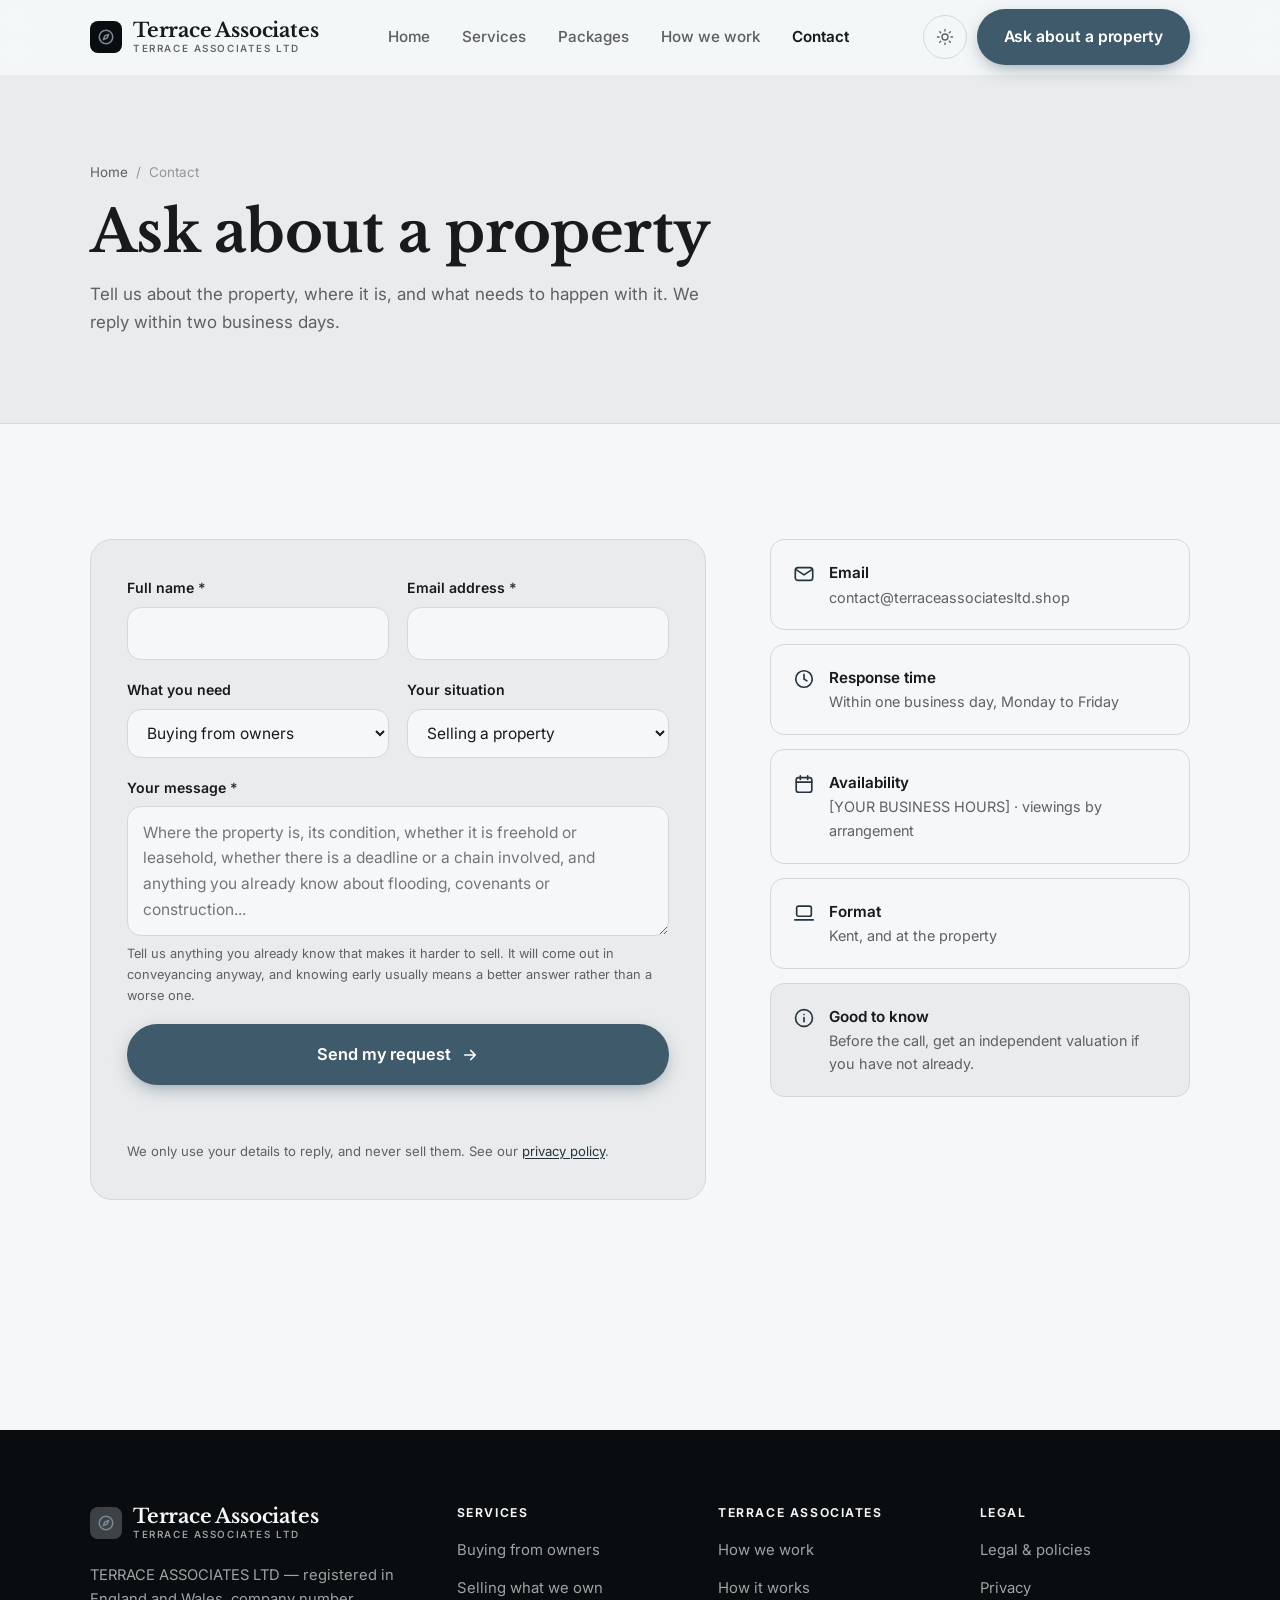
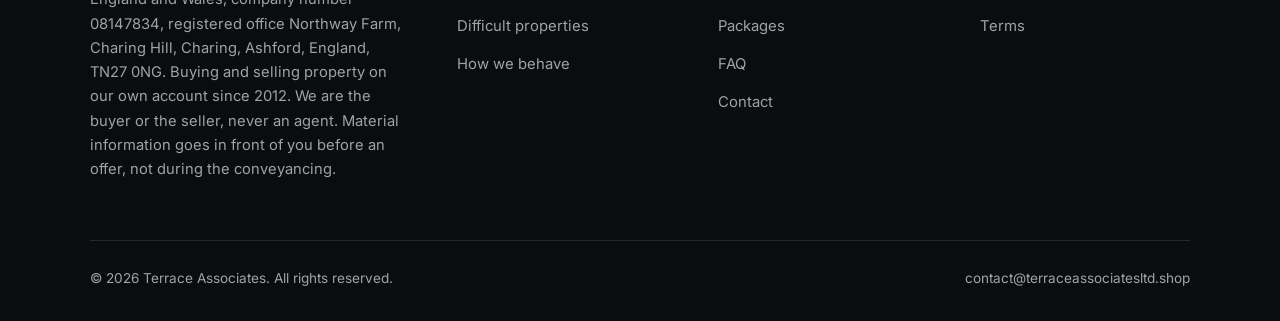
<file: contact.html>
<!DOCTYPE html>
<html lang="en" class="no-js">
<head>
<meta charset="utf-8">
<meta name="viewport" content="width=device-width, initial-scale=1">
<title>Contact — Terrace Associates</title>
<meta name="description" content="Contact Terrace Associates Ltd about buying or selling a property in Kent. We reply within two business days.">
<link rel="canonical" href="https://terraceassociatesltd.shop/contact.html">

<meta property="og:type" content="website">
<meta property="og:url" content="https://terraceassociatesltd.shop/contact.html">
<meta property="og:site_name" content="Terrace Associates">
<meta property="og:locale" content="en_US">
<meta property="og:title" content="Contact — Terrace Associates">
<meta property="og:description" content="Contact Terrace Associates Ltd about buying or selling a property in Kent. We reply within two business days.">
<meta name="theme-color" content="#090d10">

<link rel="icon" href="assets/img/favicon.svg" type="image/svg+xml">
<link rel="preconnect" href="https://fonts.googleapis.com">
<link rel="preconnect" href="https://fonts.gstatic.com" crossorigin>
<link rel="stylesheet" href="https://fonts.googleapis.com/css2?family=Libre+Baskerville:wght@400;700&family=Inter:wght@400..700&display=swap">
<link rel="stylesheet" href="assets/css/style.css">

<!-- Thème appliqué avant le premier rendu (évite le flash) -->
<script>
document.documentElement.classList.remove('no-js');
(function(){try{var t=localStorage.getItem('site-theme');if(t){document.documentElement.setAttribute('data-theme',t);}}catch(e){}})();
</script>
</head>

<body>
<a class="skip-link" href="#main">Skip to main content</a>

<header class="site-header">
  <nav class="wrap nav" aria-label="Main navigation">
    <a class="brand" href="index.html">
      <svg class="brand__mark" viewBox="0 0 64 64" aria-hidden="true">
        <rect class="bm-bg" width="64" height="64" rx="16"/>
        <g class="bm-ic" transform="translate(14 14) scale(1.5)" fill="none" stroke-width="2.1" stroke-linecap="round" stroke-linejoin="round"><circle cx="12" cy="12" r="9"/><path d="M15.5 8.5 13.5 13.5 8.5 15.5 10.5 10.5z"/></g>
      </svg>
      <span>Terrace Associates<span class="brand__sub">TERRACE ASSOCIATES LTD</span></span>
    </a>

    <ul class="nav__links" id="nav-links">
      <li><a href="index.html">Home</a></li>
      <li><a href="programs.html">Services</a></li>
      <li><a href="index.html#pricing">Packages</a></li>
      <li><a href="about.html">How we work</a></li>
      <li><a href="contact.html" aria-current="page">Contact</a></li>
      <li><a class="btn btn--primary" href="contact.html">Ask about a property</a></li>
    </ul>

    <div class="nav__cta">
      <button class="theme-toggle" type="button" aria-label="Switch to dark theme">
        <svg class="icon-sun" viewBox="0 0 24 24" fill="none" stroke="currentColor" stroke-width="1.8" stroke-linecap="round" aria-hidden="true"><circle cx="12" cy="12" r="4"/><path d="M12 2v2m0 16v2M2 12h2m16 0h2M4.9 4.9l1.4 1.4m11.4 11.4 1.4 1.4M19.1 4.9l-1.4 1.4M6.3 17.7l-1.4 1.4"/></svg>
        <svg class="icon-moon" viewBox="0 0 24 24" fill="none" stroke="currentColor" stroke-width="1.8" stroke-linecap="round" stroke-linejoin="round" aria-hidden="true"><path d="M21 12.8A9 9 0 1 1 11.2 3a7 7 0 0 0 9.8 9.8z"/></svg>
      </button>
      <a class="btn btn--primary" href="contact.html">Ask about a property</a>
      <button class="nav__toggle" type="button" aria-expanded="false" aria-controls="nav-links" aria-label="Open menu">
        <svg class="icon-open" viewBox="0 0 24 24" fill="none" stroke="currentColor" stroke-width="2" stroke-linecap="round" aria-hidden="true"><path d="M3 6h18M3 12h18M3 18h18"/></svg>
        <svg class="icon-close" viewBox="0 0 24 24" fill="none" stroke="currentColor" stroke-width="2" stroke-linecap="round" aria-hidden="true"><path d="M6 6l12 12M18 6L6 18"/></svg>
      </button>
    </div>
  </nav>
</header>

<main id="main">

<section class="page-head">
  <div class="wrap">
    <nav class="breadcrumb" aria-label="Breadcrumb">
      <a href="index.html">Home</a><span>/</span><span aria-current="page">Contact</span>
    </nav>
    <h1>Ask about a property</h1>
    <p>Tell us about the property, where it is, and what needs to happen with it. We reply within two business days.</p>
  </div>
</section>

<section class="section wrap">
  <div class="form-layout">

    <!--
      FORM: the action attribute holds a placeholder id. Create a free form at
      https://formspree.io and replace VOTRE_ID_FORMSPREE. Until then, the button
      opens the visitor's email app with a pre-filled message to contact@terraceassociatesltd.shop.
    -->
    <form class="form" id="contact-form" action="https://formspree.io/f/VOTRE_ID_FORMSPREE" method="POST"
          data-email="contact@terraceassociatesltd.shop" data-subject="Property enquiry"
          data-msg-mail="Your email app will open with the message ready to send." data-msg-sending="Sending…"
          data-msg-ok="Thanks! Your message is on its way. We reply within one business day." data-msg-err="Sending failed. Please email us directly at">
      <div class="form__row">
        <div class="field">
          <label for="nom">Full name <span class="req" aria-hidden="true">*</span></label>
          <input type="text" id="nom" name="nom" autocomplete="name" required>
        </div>
        <div class="field">
          <label for="email">Email address <span class="req" aria-hidden="true">*</span></label>
          <input type="email" id="email" name="email" autocomplete="email" required>
        </div>
      </div>

      <div class="form__row">
        <div class="field">
          <label for="programme">What you need</label>
          <select id="programme" name="programme">
            <option>Buying from owners</option>
            <option>Selling what we own</option>
            <option>Difficult properties</option>
            <option>How we behave</option>
            <option>Not sure yet</option>
          </select>
        </div>
        <div class="field">
          <label for="niveau">Your situation</label>
          <select id="niveau" name="niveau">
            <option>Selling a property</option>
            <option>Buying a property</option>
            <option>A probate or difficult sale</option>
            <option>Something else</option>
          </select>
        </div>
      </div>

      <div class="field">
        <label for="message">Your message <span class="req" aria-hidden="true">*</span></label>
        <textarea id="message" name="message" required placeholder="Where the property is, its condition, whether it is freehold or leasehold, whether there is a deadline or a chain involved, and anything you already know about flooding, covenants or construction..."></textarea>
        <span class="field__hint">Tell us anything you already know that makes it harder to sell. It will come out in conveyancing anyway, and knowing early usually means a better answer rather than a worse one.</span>
      </div>

      <!-- Bot trap: hidden from humans -->
      <div class="visually-hidden" aria-hidden="true">
        <label for="site-web">Leave this field empty</label>
        <input type="text" id="site-web" name="_gotcha" tabindex="-1" autocomplete="off">
      </div>

      <button class="btn btn--primary btn--lg" type="submit">Send my request <svg viewBox="0 0 24 24" fill="none" stroke="currentColor" stroke-width="2.2" stroke-linecap="round" stroke-linejoin="round" aria-hidden="true"><path d="M5 12h14M13 6l6 6-6 6"/></svg></button>

      <p id="form-status" class="form__status" role="status" aria-live="polite"></p>

      <p class="form__note">
        We only use your details to reply, and never sell them. See our <a href="legal.html#privacy">privacy policy</a>.
      </p>
    </form>

    <aside class="contact-aside">
      <div class="contact-card">
        <svg viewBox="0 0 24 24" fill="none" stroke="currentColor" stroke-width="1.8" stroke-linecap="round" stroke-linejoin="round" aria-hidden="true"><rect x="2.5" y="5" width="19" height="14" rx="3"/><path d="M3 7l9 6 9-6"/></svg>
        <div><b>Email</b><a href="mailto:contact@terraceassociatesltd.shop">contact@terraceassociatesltd.shop</a></div>
      </div>
      <div class="contact-card">
        <svg viewBox="0 0 24 24" fill="none" stroke="currentColor" stroke-width="1.8" stroke-linecap="round" stroke-linejoin="round" aria-hidden="true"><circle cx="12" cy="12" r="9"/><path d="M12 7v5l3.2 2"/></svg>
        <div><b>Response time</b><span>Within one business day, Monday to Friday</span></div>
      </div>
      <div class="contact-card">
        <svg viewBox="0 0 24 24" fill="none" stroke="currentColor" stroke-width="1.8" stroke-linecap="round" stroke-linejoin="round" aria-hidden="true"><rect x="3.5" y="5" width="17" height="16" rx="2.5"/><path d="M8 3v4M16 3v4M3.5 10h17"/></svg>
        <div><b>Availability</b><span>[YOUR BUSINESS HOURS] · viewings by arrangement</span></div>
      </div>
      <div class="contact-card">
        <svg viewBox="0 0 24 24" fill="none" stroke="currentColor" stroke-width="1.8" stroke-linecap="round" stroke-linejoin="round" aria-hidden="true"><rect x="4" y="4.5" width="16" height="11" rx="2"/><path d="M2 19.5h20"/></svg>
        <div><b>Format</b><span>Kent, and at the property</span></div>
      </div>
      <div class="contact-card contact-card--soft">
        <svg viewBox="0 0 24 24" fill="none" stroke="currentColor" stroke-width="1.8" stroke-linecap="round" stroke-linejoin="round" aria-hidden="true"><circle cx="12" cy="12" r="9.2"/><path d="M12 16v-4.5M12 8.2v.1"/></svg>
        <div><b>Good to know</b><span>Before the call, get an independent valuation if you have not already.</span></div>
      </div>
    </aside>

  </div>
</section>

</main>

<footer class="site-footer">
  <div class="wrap">
    <div class="footer__grid">
      <div class="footer__brand">
        <a class="brand" href="index.html">
          <svg class="brand__mark" viewBox="0 0 64 64" aria-hidden="true">
        <rect class="bm-bg" width="64" height="64" rx="16"/>
        <g class="bm-ic" transform="translate(14 14) scale(1.5)" fill="none" stroke-width="2.1" stroke-linecap="round" stroke-linejoin="round"><circle cx="12" cy="12" r="9"/><path d="M15.5 8.5 13.5 13.5 8.5 15.5 10.5 10.5z"/></g>
      </svg>
          <span>Terrace Associates<span class="brand__sub">TERRACE ASSOCIATES LTD</span></span>
        </a>
        <p>TERRACE ASSOCIATES LTD — registered in England and Wales, company number 08147834, registered office Northway Farm, Charing Hill, Charing, Ashford, England, TN27 0NG. Buying and selling property on our own account since 2012. We are the buyer or the seller, never an agent. Material information goes in front of you before an offer, not during the conveyancing.</p>
      </div>

      <div class="footer__col">
        <h4>Services</h4>
        <ul>
          <li><a href="programs.html#buying">Buying from owners</a></li>
          <li><a href="programs.html#selling">Selling what we own</a></li>
          <li><a href="programs.html#difficult">Difficult properties</a></li>
          <li><a href="programs.html#straight">How we behave</a></li>
        </ul>
      </div>

      <div class="footer__col">
        <h4>Terrace Associates</h4>
        <ul>
          <li><a href="about.html">How we work</a></li>
          <li><a href="index.html#how-it-works">How it works</a></li>
          <li><a href="index.html#pricing">Packages</a></li>
          <li><a href="index.html#faq">FAQ</a></li>
          <li><a href="contact.html">Contact</a></li>
        </ul>
      </div>

      <div class="footer__col">
        <h4>Legal</h4>
        <ul>
          <li><a href="legal.html">Legal &amp; policies</a></li>
          <li><a href="legal.html#privacy">Privacy</a></li>
          <li><a href="legal.html#terms">Terms</a></li>
        </ul>
      </div>
    </div>

    <div class="footer__bottom">
      <p>© <span data-year>2026</span> Terrace Associates. All rights reserved.</p>
      <p><a href="mailto:contact@terraceassociatesltd.shop">contact@terraceassociatesltd.shop</a></p>
    </div>
  </div>
</footer>

<script src="assets/js/main.js" defer></script>
</body>
</html>
</file>
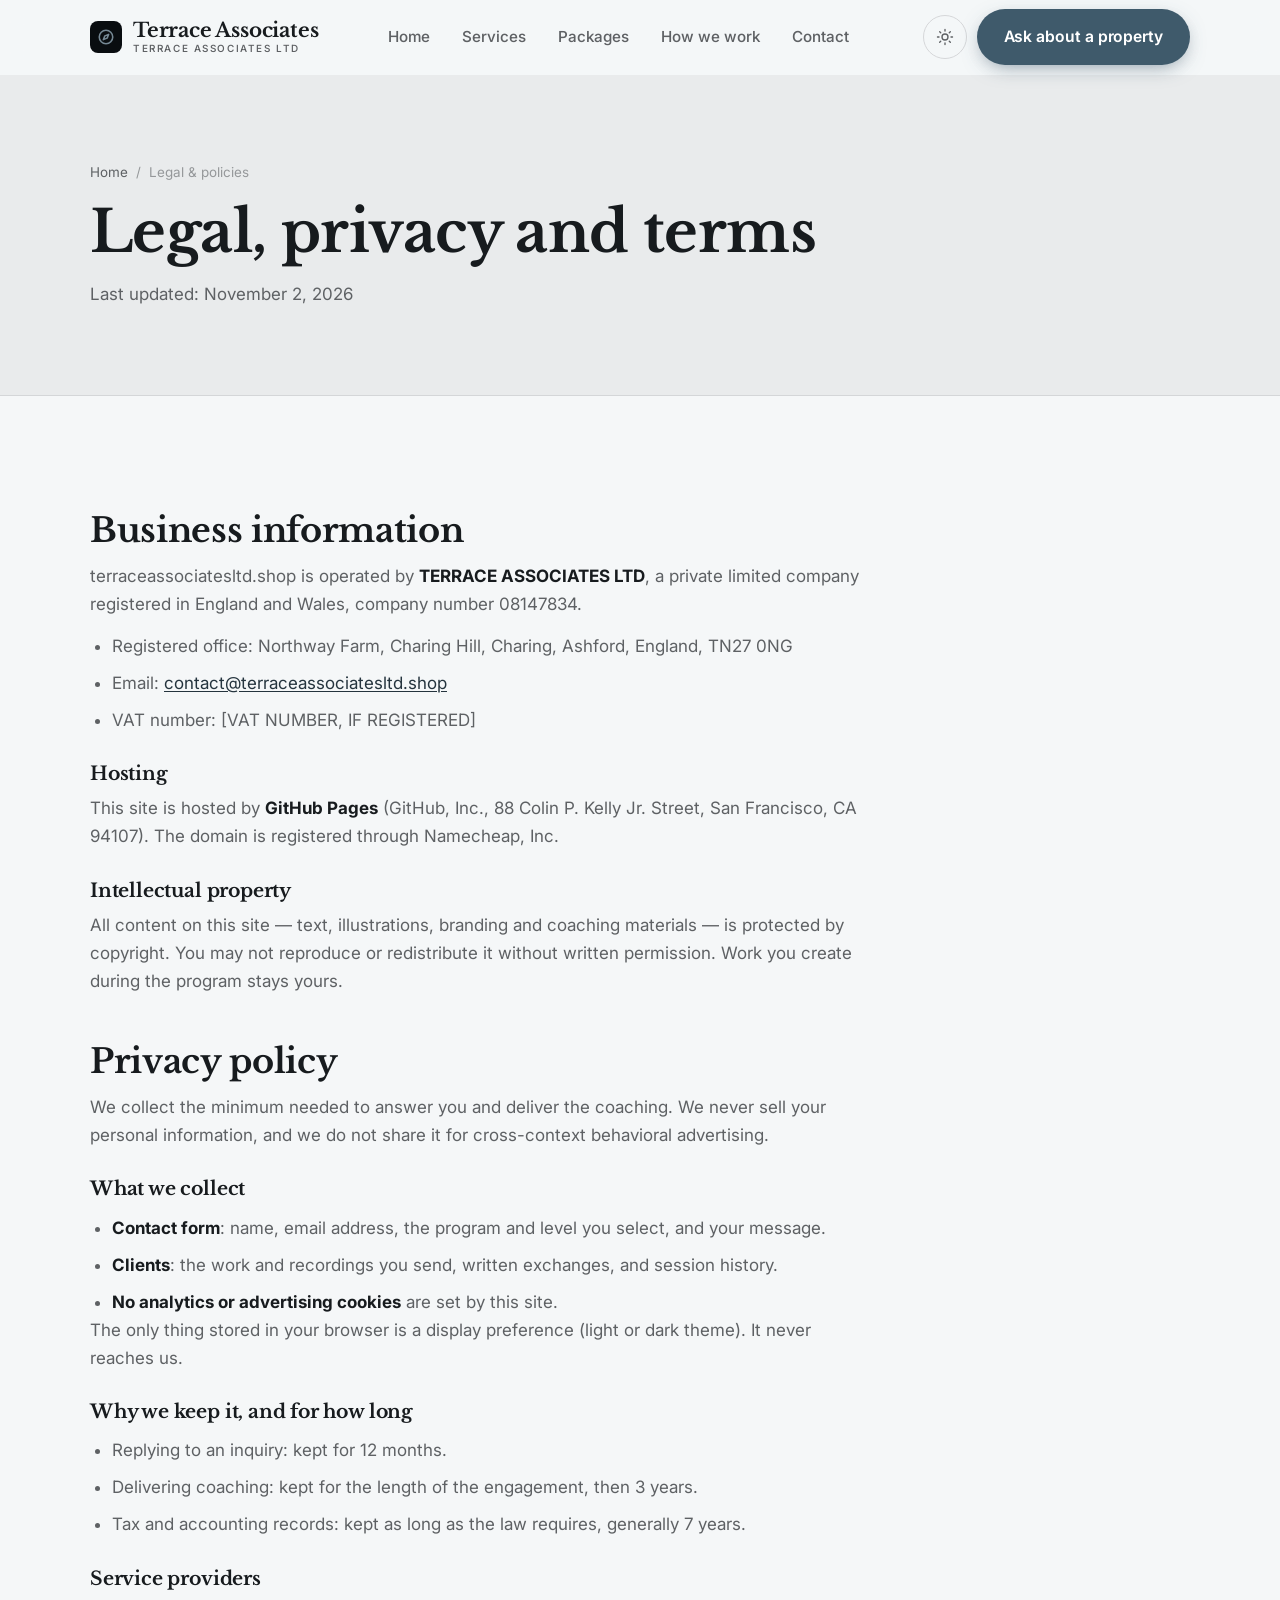
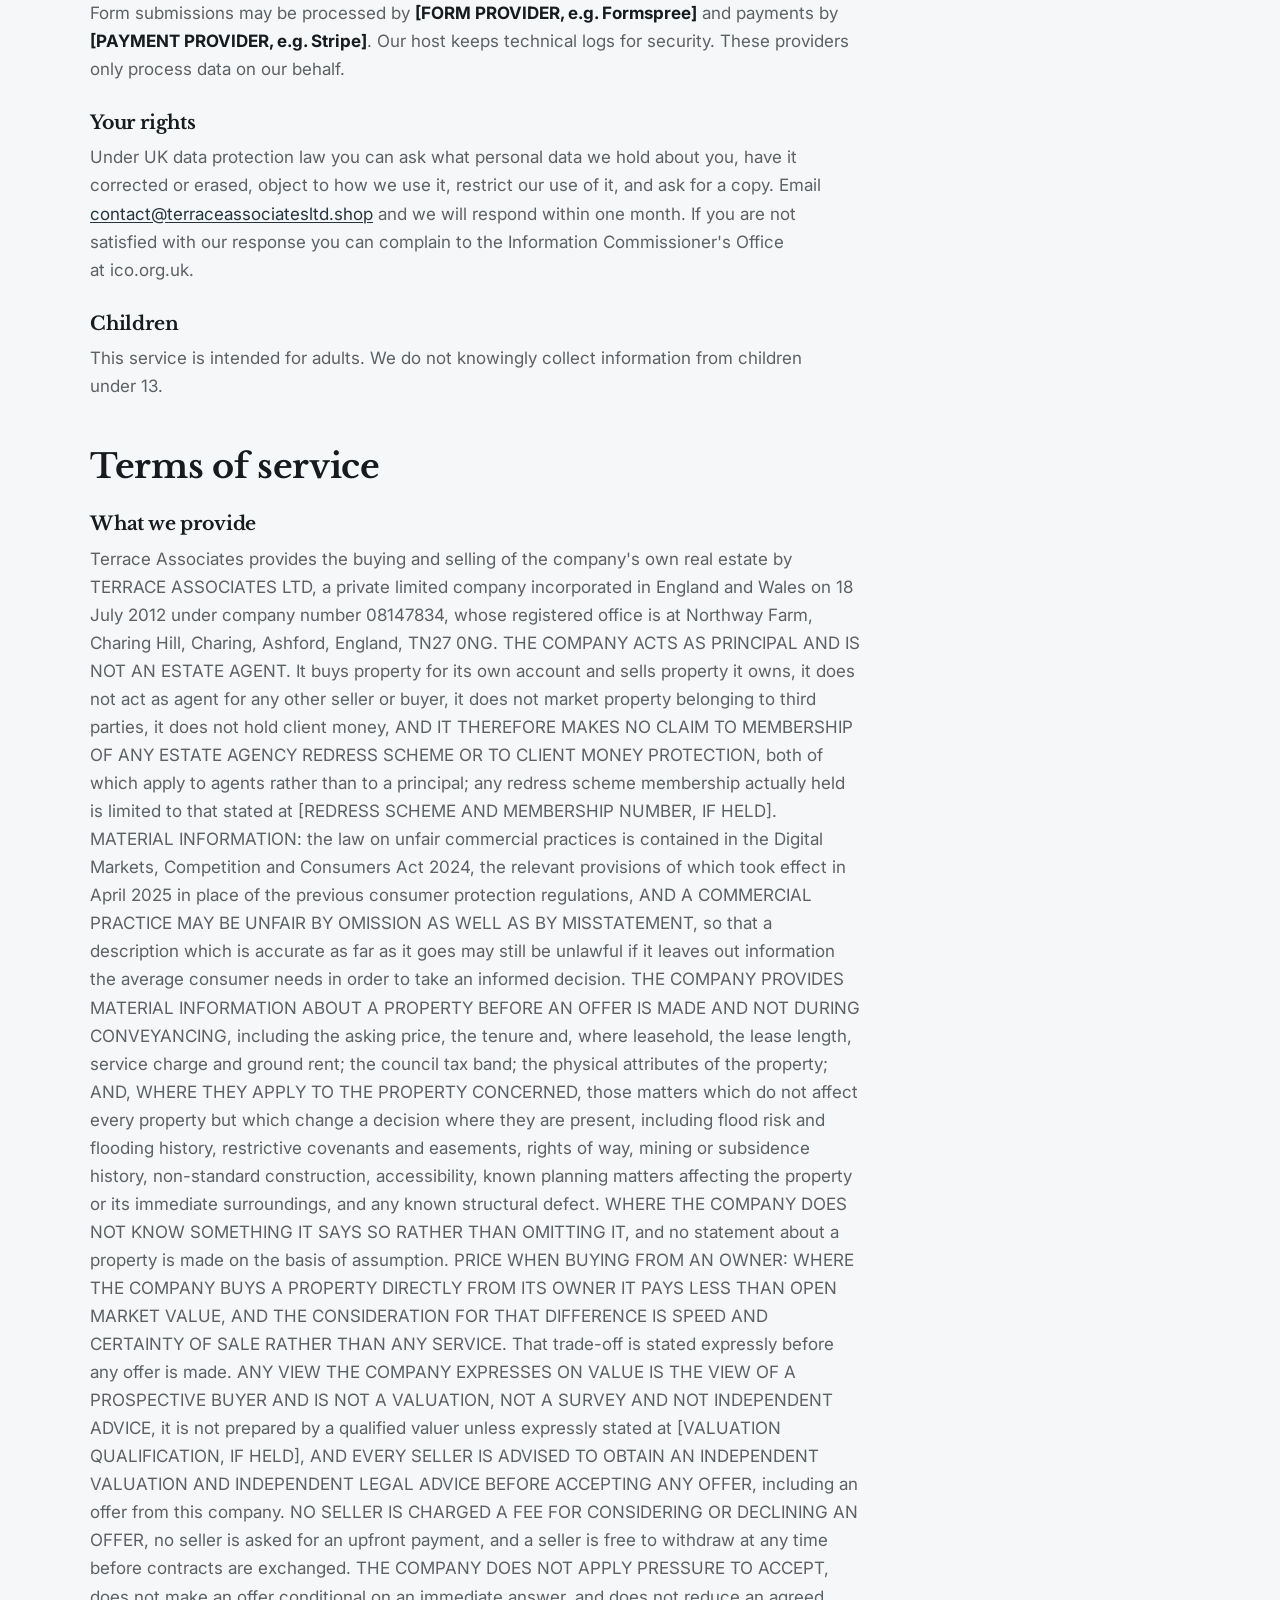
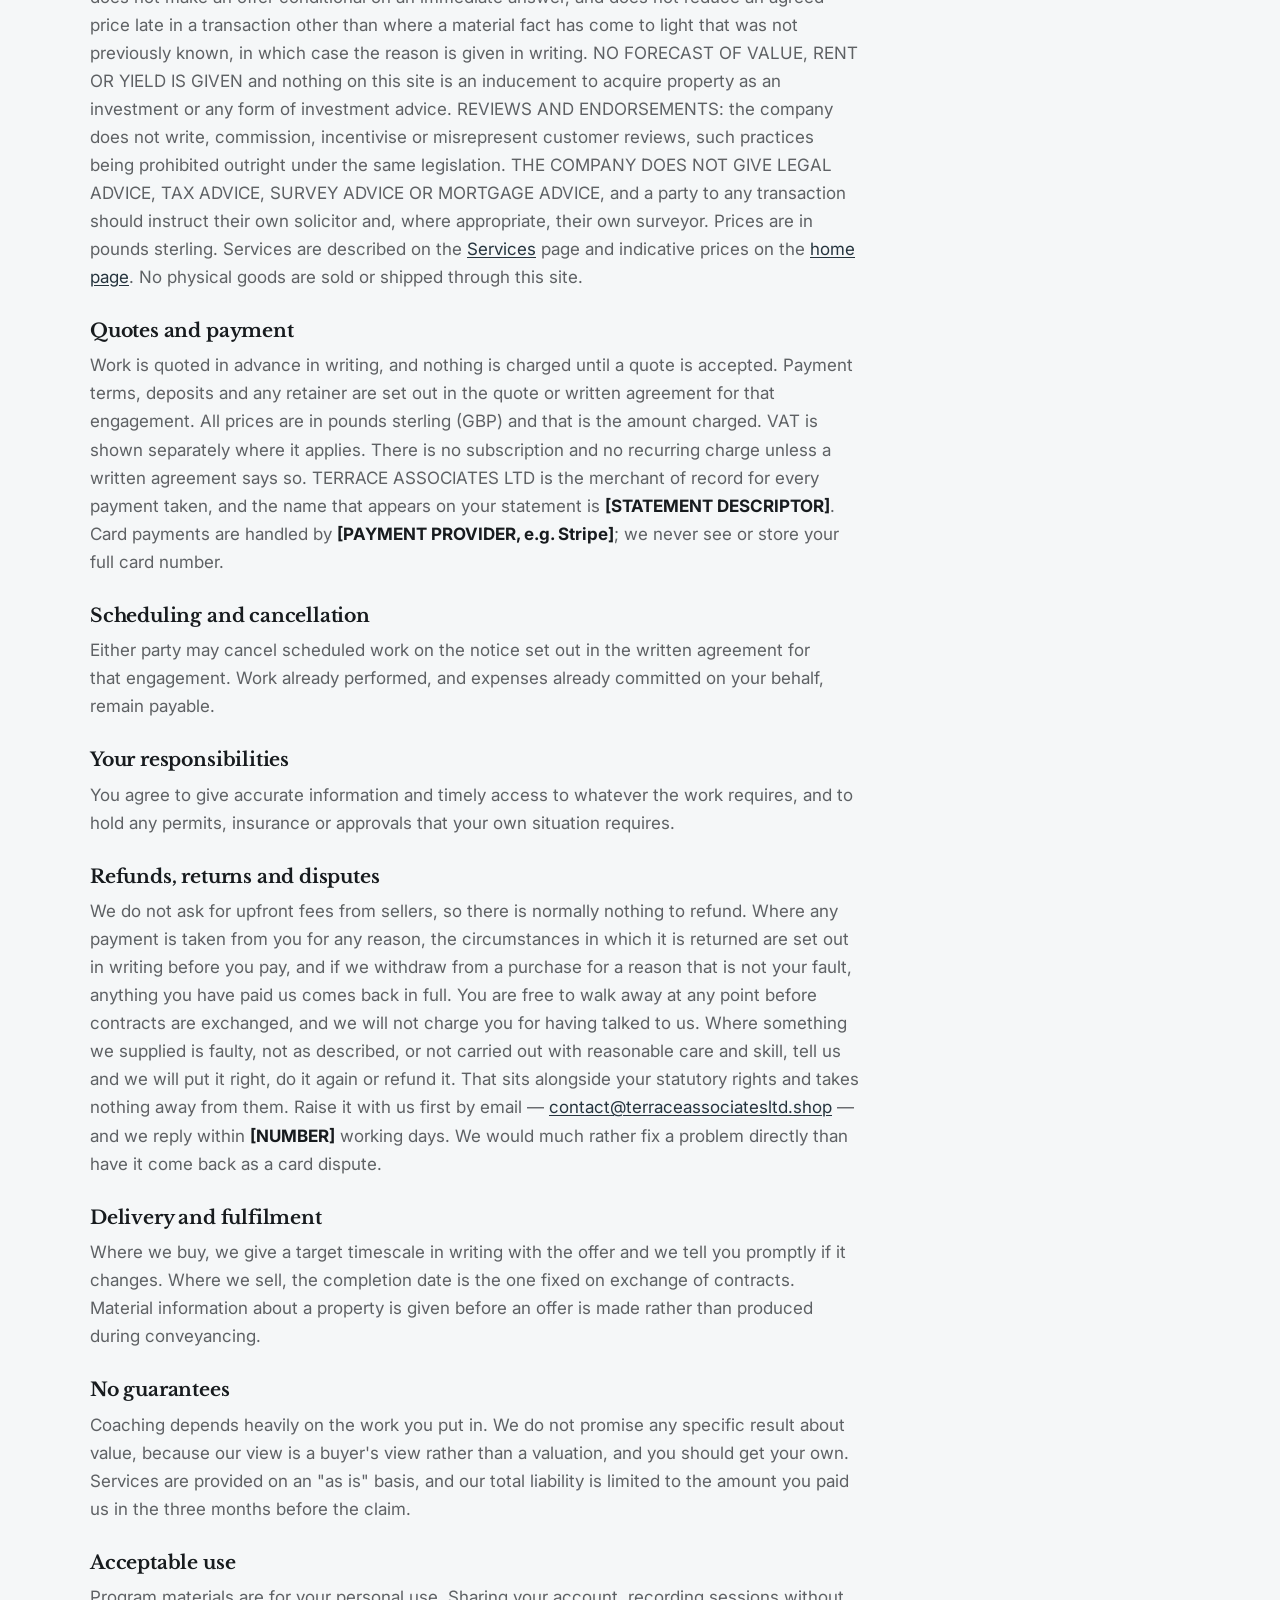
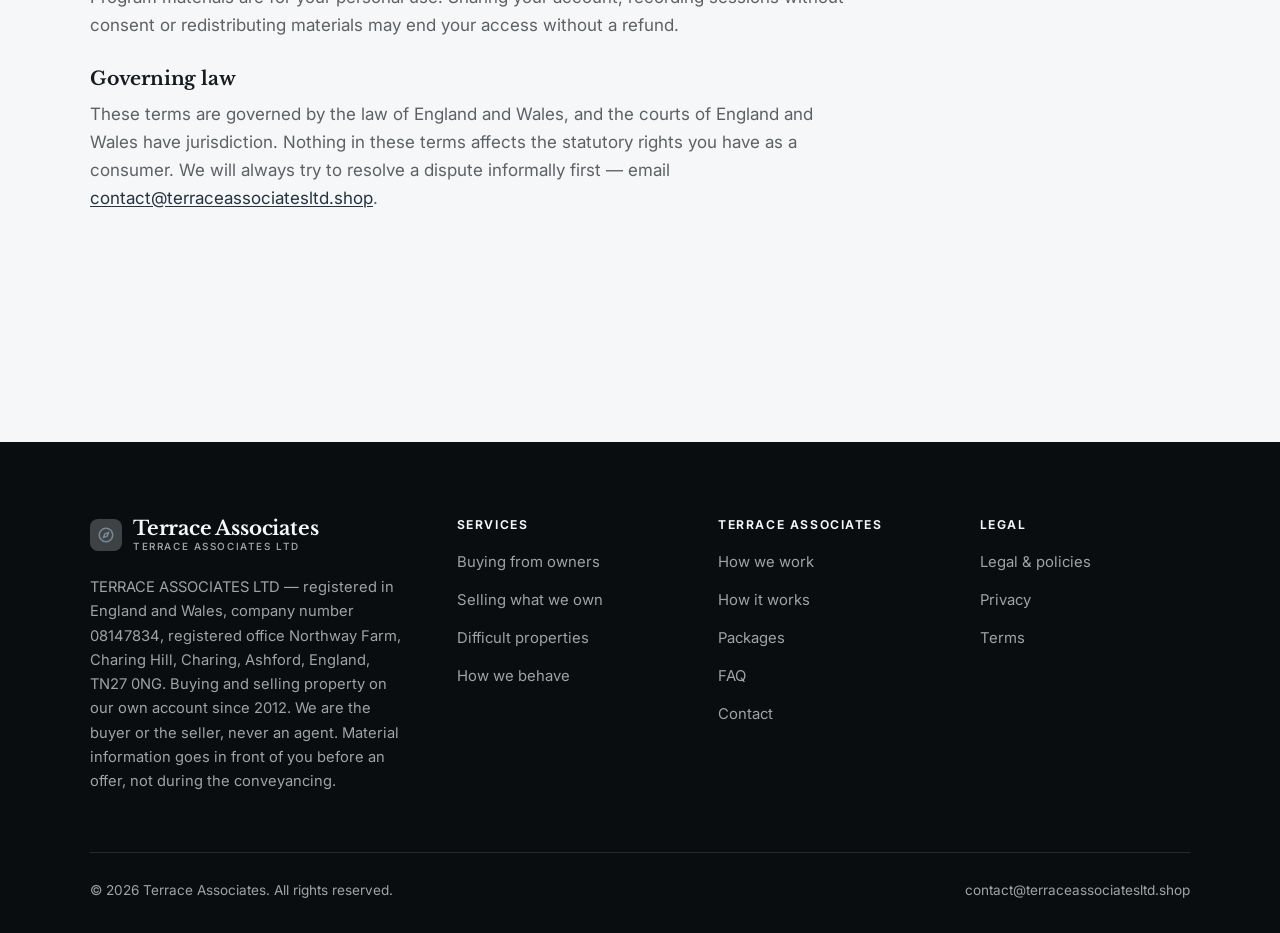
<file: legal.html>
<!DOCTYPE html>
<html lang="en" class="no-js">
<head>
<meta charset="utf-8">
<meta name="viewport" content="width=device-width, initial-scale=1">
<title>Legal, privacy and terms — Terrace Associates</title>
<meta name="description" content="Business information, privacy policy and terms of service for Terrace Associates.">
<meta name="robots" content="noindex">

<meta property="og:type" content="website">
<meta property="og:url" content="https://terraceassociatesltd.shop/legal.html">
<meta property="og:site_name" content="Terrace Associates">
<meta property="og:locale" content="en_US">
<meta property="og:title" content="Legal, privacy and terms — Terrace Associates">
<meta property="og:description" content="Business information, privacy policy and terms of service for Terrace Associates.">
<meta name="theme-color" content="#090d10">

<link rel="icon" href="assets/img/favicon.svg" type="image/svg+xml">
<link rel="preconnect" href="https://fonts.googleapis.com">
<link rel="preconnect" href="https://fonts.gstatic.com" crossorigin>
<link rel="stylesheet" href="https://fonts.googleapis.com/css2?family=Libre+Baskerville:wght@400;700&family=Inter:wght@400..700&display=swap">
<link rel="stylesheet" href="assets/css/style.css">

<!-- Thème appliqué avant le premier rendu (évite le flash) -->
<script>
document.documentElement.classList.remove('no-js');
(function(){try{var t=localStorage.getItem('site-theme');if(t){document.documentElement.setAttribute('data-theme',t);}}catch(e){}})();
</script>
</head>

<body>
<a class="skip-link" href="#main">Skip to main content</a>

<header class="site-header">
  <nav class="wrap nav" aria-label="Main navigation">
    <a class="brand" href="index.html">
      <svg class="brand__mark" viewBox="0 0 64 64" aria-hidden="true">
        <rect class="bm-bg" width="64" height="64" rx="16"/>
        <g class="bm-ic" transform="translate(14 14) scale(1.5)" fill="none" stroke-width="2.1" stroke-linecap="round" stroke-linejoin="round"><circle cx="12" cy="12" r="9"/><path d="M15.5 8.5 13.5 13.5 8.5 15.5 10.5 10.5z"/></g>
      </svg>
      <span>Terrace Associates<span class="brand__sub">TERRACE ASSOCIATES LTD</span></span>
    </a>

    <ul class="nav__links" id="nav-links">
      <li><a href="index.html">Home</a></li>
      <li><a href="programs.html">Services</a></li>
      <li><a href="index.html#pricing">Packages</a></li>
      <li><a href="about.html">How we work</a></li>
      <li><a href="contact.html">Contact</a></li>
      <li><a class="btn btn--primary" href="contact.html">Ask about a property</a></li>
    </ul>

    <div class="nav__cta">
      <button class="theme-toggle" type="button" aria-label="Switch to dark theme">
        <svg class="icon-sun" viewBox="0 0 24 24" fill="none" stroke="currentColor" stroke-width="1.8" stroke-linecap="round" aria-hidden="true"><circle cx="12" cy="12" r="4"/><path d="M12 2v2m0 16v2M2 12h2m16 0h2M4.9 4.9l1.4 1.4m11.4 11.4 1.4 1.4M19.1 4.9l-1.4 1.4M6.3 17.7l-1.4 1.4"/></svg>
        <svg class="icon-moon" viewBox="0 0 24 24" fill="none" stroke="currentColor" stroke-width="1.8" stroke-linecap="round" stroke-linejoin="round" aria-hidden="true"><path d="M21 12.8A9 9 0 1 1 11.2 3a7 7 0 0 0 9.8 9.8z"/></svg>
      </button>
      <a class="btn btn--primary" href="contact.html">Ask about a property</a>
      <button class="nav__toggle" type="button" aria-expanded="false" aria-controls="nav-links" aria-label="Open menu">
        <svg class="icon-open" viewBox="0 0 24 24" fill="none" stroke="currentColor" stroke-width="2" stroke-linecap="round" aria-hidden="true"><path d="M3 6h18M3 12h18M3 18h18"/></svg>
        <svg class="icon-close" viewBox="0 0 24 24" fill="none" stroke="currentColor" stroke-width="2" stroke-linecap="round" aria-hidden="true"><path d="M6 6l12 12M18 6L6 18"/></svg>
      </button>
    </div>
  </nav>
</header>

<main id="main">

<section class="page-head">
  <div class="wrap">
    <nav class="breadcrumb" aria-label="Breadcrumb">
      <a href="index.html">Home</a><span>/</span><span aria-current="page">Legal &amp; policies</span>
    </nav>
    <h1>Legal, privacy and terms</h1>
    <p>Last updated: <time datetime="2026-11-02">November 2, 2026</time></p>
  </div>
</section>

<section class="section wrap">
  <div class="prose">

    <!--
      TO DO: this is a skeleton, not legal advice. Replace every [BRACKET] with
      your real details before selling, and have a lawyer review it if you can.
      Consumer protection rules differ by state.
    -->

    <h2 id="business">Business information</h2>
    <p>
      terraceassociatesltd.shop is operated by <strong>TERRACE ASSOCIATES LTD</strong>, a private limited
      company registered in England and Wales, company number 08147834.
    </p>
    <ul>
      <li>Registered office: Northway Farm, Charing Hill, Charing, Ashford, England, TN27 0NG</li>
      <li>Email: <a href="mailto:contact@terraceassociatesltd.shop">contact@terraceassociatesltd.shop</a></li>
      <li>VAT number: [VAT NUMBER, IF REGISTERED]</li>
    </ul>

    <h3>Hosting</h3>
    <p>
      This site is hosted by <strong>GitHub Pages</strong> (GitHub, Inc., 88 Colin P. Kelly Jr. Street,
      San Francisco, CA 94107). The domain is registered through Namecheap, Inc.
    </p>

    <h3>Intellectual property</h3>
    <p>
      All content on this site — text, illustrations, branding and coaching materials — is protected by
      copyright. You may not reproduce or redistribute it without written permission. Work you create during
      the program stays yours.
    </p>

    <h2 id="privacy">Privacy policy</h2>
    <p>
      We collect the minimum needed to answer you and deliver the coaching. We never sell your personal
      information, and we do not share it for cross-context behavioral advertising.
    </p>
    <h3>What we collect</h3>
    <ul>
      <li><strong>Contact form</strong>: name, email address, the program and level you select, and your message.</li>
      <li><strong>Clients</strong>: the work and recordings you send, written exchanges, and session history.</li>
      <li><strong>No analytics or advertising cookies</strong> are set by this site.</li>
    </ul>
    <p>
      The only thing stored in your browser is a display preference (light or dark theme). It never reaches us.
    </p>
    <h3>Why we keep it, and for how long</h3>
    <ul>
      <li>Replying to an inquiry: kept for 12 months.</li>
      <li>Delivering coaching: kept for the length of the engagement, then 3 years.</li>
      <li>Tax and accounting records: kept as long as the law requires, generally 7 years.</li>
    </ul>
    <h3>Service providers</h3>
    <p>
      Form submissions may be processed by <strong>[FORM PROVIDER, e.g. Formspree]</strong> and payments by
      <strong>[PAYMENT PROVIDER, e.g. Stripe]</strong>. Our host keeps technical logs for security. These
      providers only process data on our behalf.
    </p>
    <h3>Your rights</h3>
    <p>
      Under UK data protection law you can ask what personal data we hold about you, have it corrected or
      erased, object to how we use it, restrict our use of it, and ask for a copy. Email
      <a href="mailto:contact@terraceassociatesltd.shop">contact@terraceassociatesltd.shop</a> and we will respond within one month. If you are not satisfied with
      our response you can complain to the Information Commissioner's Office at ico.org.uk.
    </p>
    <h3>Children</h3>
    <p>
      This service is intended for adults. We do not knowingly collect information from children under 13.
    </p>

    <h2 id="terms">Terms of service</h2>
    <h3>What we provide</h3>
    <p>
      Terrace Associates provides the buying and selling of the company's own real estate by TERRACE ASSOCIATES LTD, a private limited company incorporated in England and Wales on 18 July 2012 under company number 08147834, whose registered office is at Northway Farm, Charing Hill, Charing, Ashford, England, TN27 0NG. THE COMPANY ACTS AS PRINCIPAL AND IS NOT AN ESTATE AGENT. It buys property for its own account and sells property it owns, it does not act as agent for any other seller or buyer, it does not market property belonging to third parties, it does not hold client money, AND IT THEREFORE MAKES NO CLAIM TO MEMBERSHIP OF ANY ESTATE AGENCY REDRESS SCHEME OR TO CLIENT MONEY PROTECTION, both of which apply to agents rather than to a principal; any redress scheme membership actually held is limited to that stated at [REDRESS SCHEME AND MEMBERSHIP NUMBER, IF HELD]. MATERIAL INFORMATION: the law on unfair commercial practices is contained in the Digital Markets, Competition and Consumers Act 2024, the relevant provisions of which took effect in April 2025 in place of the previous consumer protection regulations, AND A COMMERCIAL PRACTICE MAY BE UNFAIR BY OMISSION AS WELL AS BY MISSTATEMENT, so that a description which is accurate as far as it goes may still be unlawful if it leaves out information the average consumer needs in order to take an informed decision. THE COMPANY PROVIDES MATERIAL INFORMATION ABOUT A PROPERTY BEFORE AN OFFER IS MADE AND NOT DURING CONVEYANCING, including the asking price, the tenure and, where leasehold, the lease length, service charge and ground rent; the council tax band; the physical attributes of the property; AND, WHERE THEY APPLY TO THE PROPERTY CONCERNED, those matters which do not affect every property but which change a decision where they are present, including flood risk and flooding history, restrictive covenants and easements, rights of way, mining or subsidence history, non-standard construction, accessibility, known planning matters affecting the property or its immediate surroundings, and any known structural defect. WHERE THE COMPANY DOES NOT KNOW SOMETHING IT SAYS SO RATHER THAN OMITTING IT, and no statement about a property is made on the basis of assumption. PRICE WHEN BUYING FROM AN OWNER: WHERE THE COMPANY BUYS A PROPERTY DIRECTLY FROM ITS OWNER IT PAYS LESS THAN OPEN MARKET VALUE, AND THE CONSIDERATION FOR THAT DIFFERENCE IS SPEED AND CERTAINTY OF SALE RATHER THAN ANY SERVICE. That trade-off is stated expressly before any offer is made. ANY VIEW THE COMPANY EXPRESSES ON VALUE IS THE VIEW OF A PROSPECTIVE BUYER AND IS NOT A VALUATION, NOT A SURVEY AND NOT INDEPENDENT ADVICE, it is not prepared by a qualified valuer unless expressly stated at [VALUATION QUALIFICATION, IF HELD], AND EVERY SELLER IS ADVISED TO OBTAIN AN INDEPENDENT VALUATION AND INDEPENDENT LEGAL ADVICE BEFORE ACCEPTING ANY OFFER, including an offer from this company. NO SELLER IS CHARGED A FEE FOR CONSIDERING OR DECLINING AN OFFER, no seller is asked for an upfront payment, and a seller is free to withdraw at any time before contracts are exchanged. THE COMPANY DOES NOT APPLY PRESSURE TO ACCEPT, does not make an offer conditional on an immediate answer, and does not reduce an agreed price late in a transaction other than where a material fact has come to light that was not previously known, in which case the reason is given in writing. NO FORECAST OF VALUE, RENT OR YIELD IS GIVEN and nothing on this site is an inducement to acquire property as an investment or any form of investment advice. REVIEWS AND ENDORSEMENTS: the company does not write, commission, incentivise or misrepresent customer reviews, such practices being prohibited outright under the same legislation. THE COMPANY DOES NOT GIVE LEGAL ADVICE, TAX ADVICE, SURVEY ADVICE OR MORTGAGE ADVICE, and a party to any transaction should instruct their own solicitor and, where appropriate, their own surveyor. Prices are in pounds sterling. Services are described on the
      <a href="programs.html">Services</a> page and indicative prices on the
      <a href="index.html#pricing">home page</a>.
      No physical goods are sold or shipped through this site.
    </p>
    <h3>Quotes and payment</h3>
    <p>
      Work is quoted in advance in writing, and nothing is charged until a quote is accepted. Payment terms,
      deposits and any retainer are set out in the quote or written agreement for that engagement.
      All prices are in pounds sterling (GBP) and that is the amount charged. VAT is shown separately where it applies.
      There is no subscription and no recurring charge unless a written agreement says so.
      TERRACE ASSOCIATES LTD is the merchant of record for every payment taken, and the name that
      appears on your statement is <strong>[STATEMENT DESCRIPTOR]</strong>. Card payments are handled by
      <strong>[PAYMENT PROVIDER, e.g. Stripe]</strong>; we never see or store your full card number.
    </p>
    <h3>Scheduling and cancellation</h3>
    <p>
      Either party may cancel scheduled work on the notice set out in the written agreement for that engagement.
      Work already performed, and expenses already committed on your behalf, remain payable.
    </p>
    <h3>Your responsibilities</h3>
    <p>
      You agree to give accurate information and timely access to whatever the work requires, and to hold any
      permits, insurance or approvals that your own situation requires.
    </p>
    <h3>Refunds, returns and disputes</h3>
    <p>
      We do not ask for upfront fees from sellers, so there is normally nothing to refund. Where any payment is taken from you for any reason, the circumstances in which it is returned are set out in writing before you pay, and if we withdraw from a purchase for a reason that is not your fault, anything you have paid us comes back in full. You are free to walk away at any point before contracts are exchanged, and we will not charge you for having talked to us.
      Where something we supplied is faulty, not as described, or not carried out with reasonable care and skill,
      tell us and we will put it right, do it again or refund it. That sits alongside your statutory rights and
      takes nothing away from them. Raise it with us first by email —
      <a href="mailto:contact@terraceassociatesltd.shop">contact@terraceassociatesltd.shop</a> — and we reply within <strong>[NUMBER]</strong> working days.
      We would much rather fix a problem directly than have it come back as a card dispute.
    </p>
    <h3>Delivery and fulfilment</h3>
    <p>
      Where we buy, we give a target timescale in writing with the offer and we tell you promptly if it changes. Where we sell, the completion date is the one fixed on exchange of contracts. Material information about a property is given before an offer is made rather than produced during conveyancing.
    </p>

    <h3>No guarantees</h3>
    <p>
      Coaching depends heavily on the work you put in. We do not promise any specific result
      about value, because our view is a buyer's view rather than a valuation, and you should get your own. Services are provided on an "as is" basis, and our total
      liability is limited to the amount you paid us in the three months before the claim.
    </p>
    <h3>Acceptable use</h3>
    <p>
      Program materials are for your personal use. Sharing your account, recording sessions without consent
      or redistributing materials may end your access without a refund.
    </p>
    <h3>Governing law</h3>
    <p>
      These terms are governed by the law of England and Wales, and the courts of England and Wales have jurisdiction. Nothing in these terms affects the statutory rights you have as a consumer. We will always
      try to resolve a dispute informally first — email <a href="mailto:contact@terraceassociatesltd.shop">contact@terraceassociatesltd.shop</a>.
    </p>

  </div>
</section>

</main>

<footer class="site-footer">
  <div class="wrap">
    <div class="footer__grid">
      <div class="footer__brand">
        <a class="brand" href="index.html">
          <svg class="brand__mark" viewBox="0 0 64 64" aria-hidden="true">
        <rect class="bm-bg" width="64" height="64" rx="16"/>
        <g class="bm-ic" transform="translate(14 14) scale(1.5)" fill="none" stroke-width="2.1" stroke-linecap="round" stroke-linejoin="round"><circle cx="12" cy="12" r="9"/><path d="M15.5 8.5 13.5 13.5 8.5 15.5 10.5 10.5z"/></g>
      </svg>
          <span>Terrace Associates<span class="brand__sub">TERRACE ASSOCIATES LTD</span></span>
        </a>
        <p>TERRACE ASSOCIATES LTD — registered in England and Wales, company number 08147834, registered office Northway Farm, Charing Hill, Charing, Ashford, England, TN27 0NG. Buying and selling property on our own account since 2012. We are the buyer or the seller, never an agent. Material information goes in front of you before an offer, not during the conveyancing.</p>
      </div>

      <div class="footer__col">
        <h4>Services</h4>
        <ul>
          <li><a href="programs.html#buying">Buying from owners</a></li>
          <li><a href="programs.html#selling">Selling what we own</a></li>
          <li><a href="programs.html#difficult">Difficult properties</a></li>
          <li><a href="programs.html#straight">How we behave</a></li>
        </ul>
      </div>

      <div class="footer__col">
        <h4>Terrace Associates</h4>
        <ul>
          <li><a href="about.html">How we work</a></li>
          <li><a href="index.html#how-it-works">How it works</a></li>
          <li><a href="index.html#pricing">Packages</a></li>
          <li><a href="index.html#faq">FAQ</a></li>
          <li><a href="contact.html">Contact</a></li>
        </ul>
      </div>

      <div class="footer__col">
        <h4>Legal</h4>
        <ul>
          <li><a href="legal.html">Legal &amp; policies</a></li>
          <li><a href="legal.html#privacy">Privacy</a></li>
          <li><a href="legal.html#terms">Terms</a></li>
        </ul>
      </div>
    </div>

    <div class="footer__bottom">
      <p>© <span data-year>2026</span> Terrace Associates. All rights reserved.</p>
      <p><a href="mailto:contact@terraceassociatesltd.shop">contact@terraceassociatesltd.shop</a></p>
    </div>
  </div>
</footer>

<script src="assets/js/main.js" defer></script>
</body>
</html>
</file>
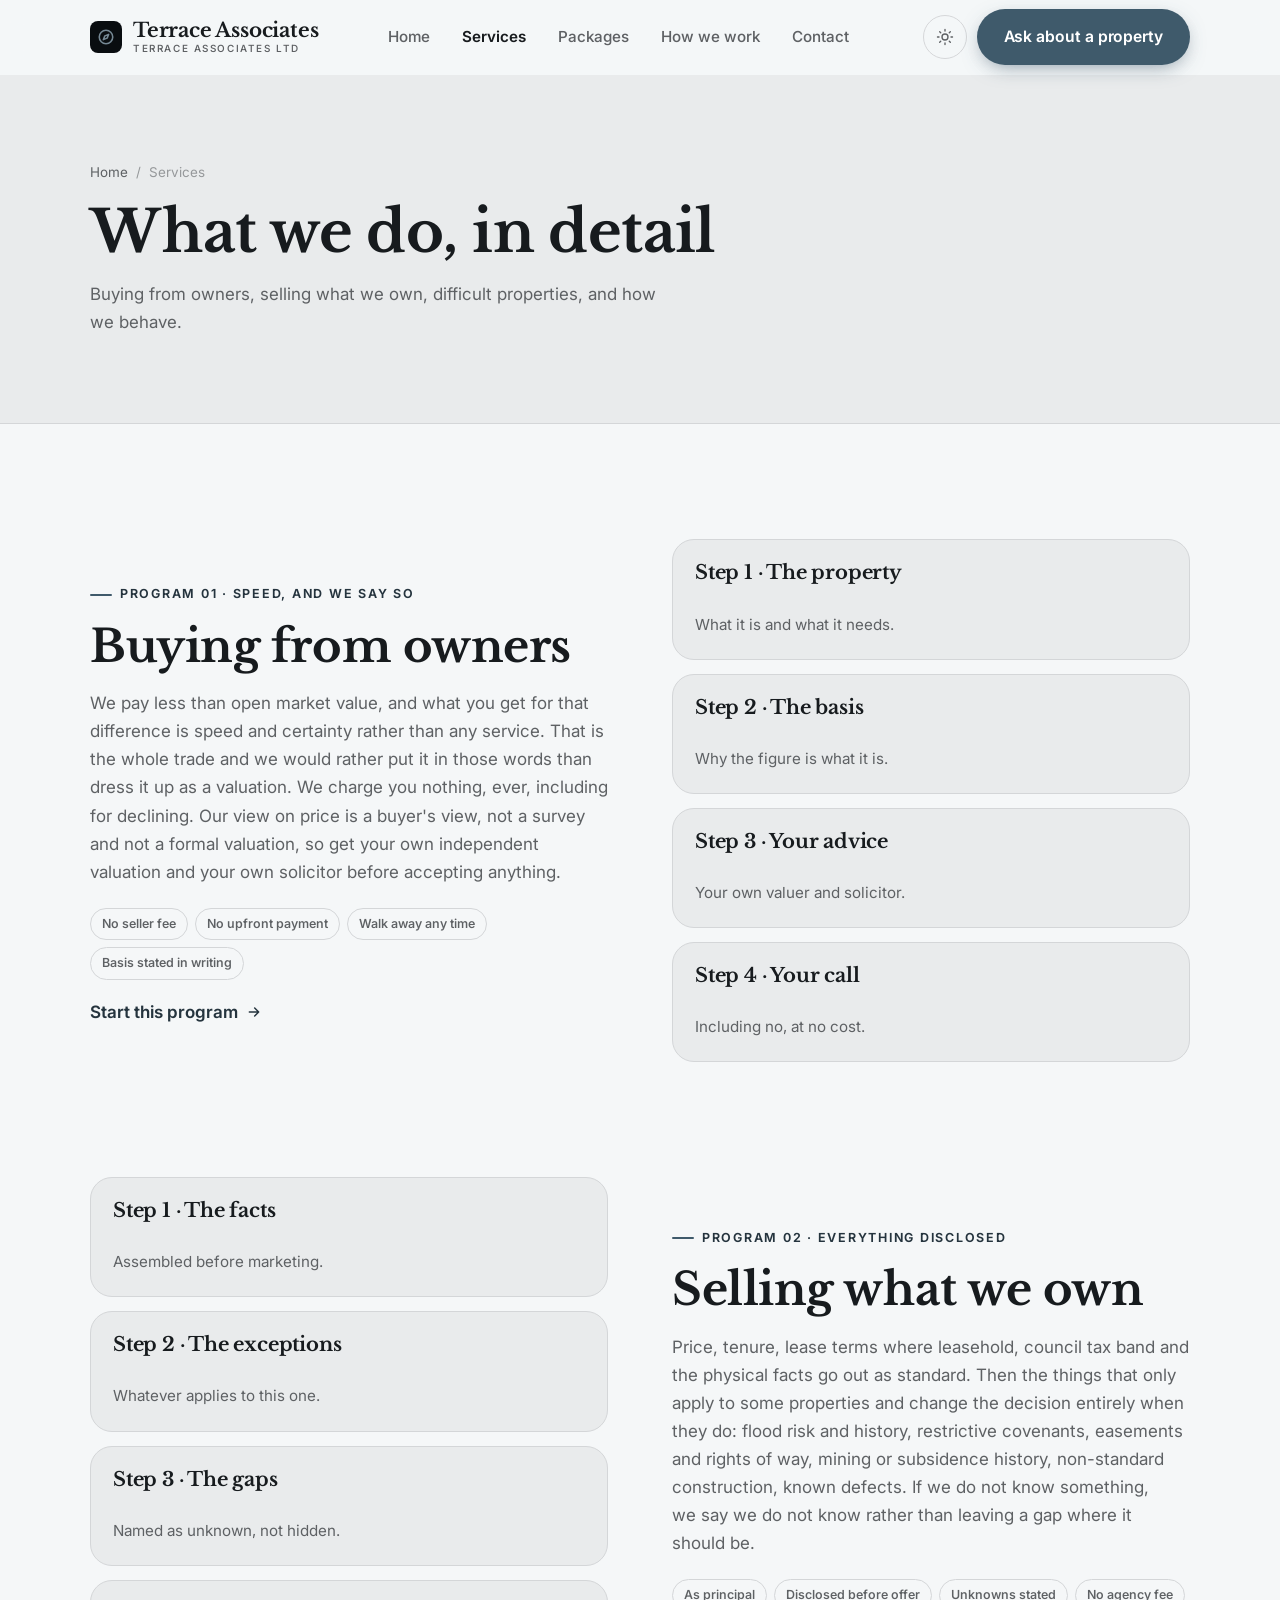
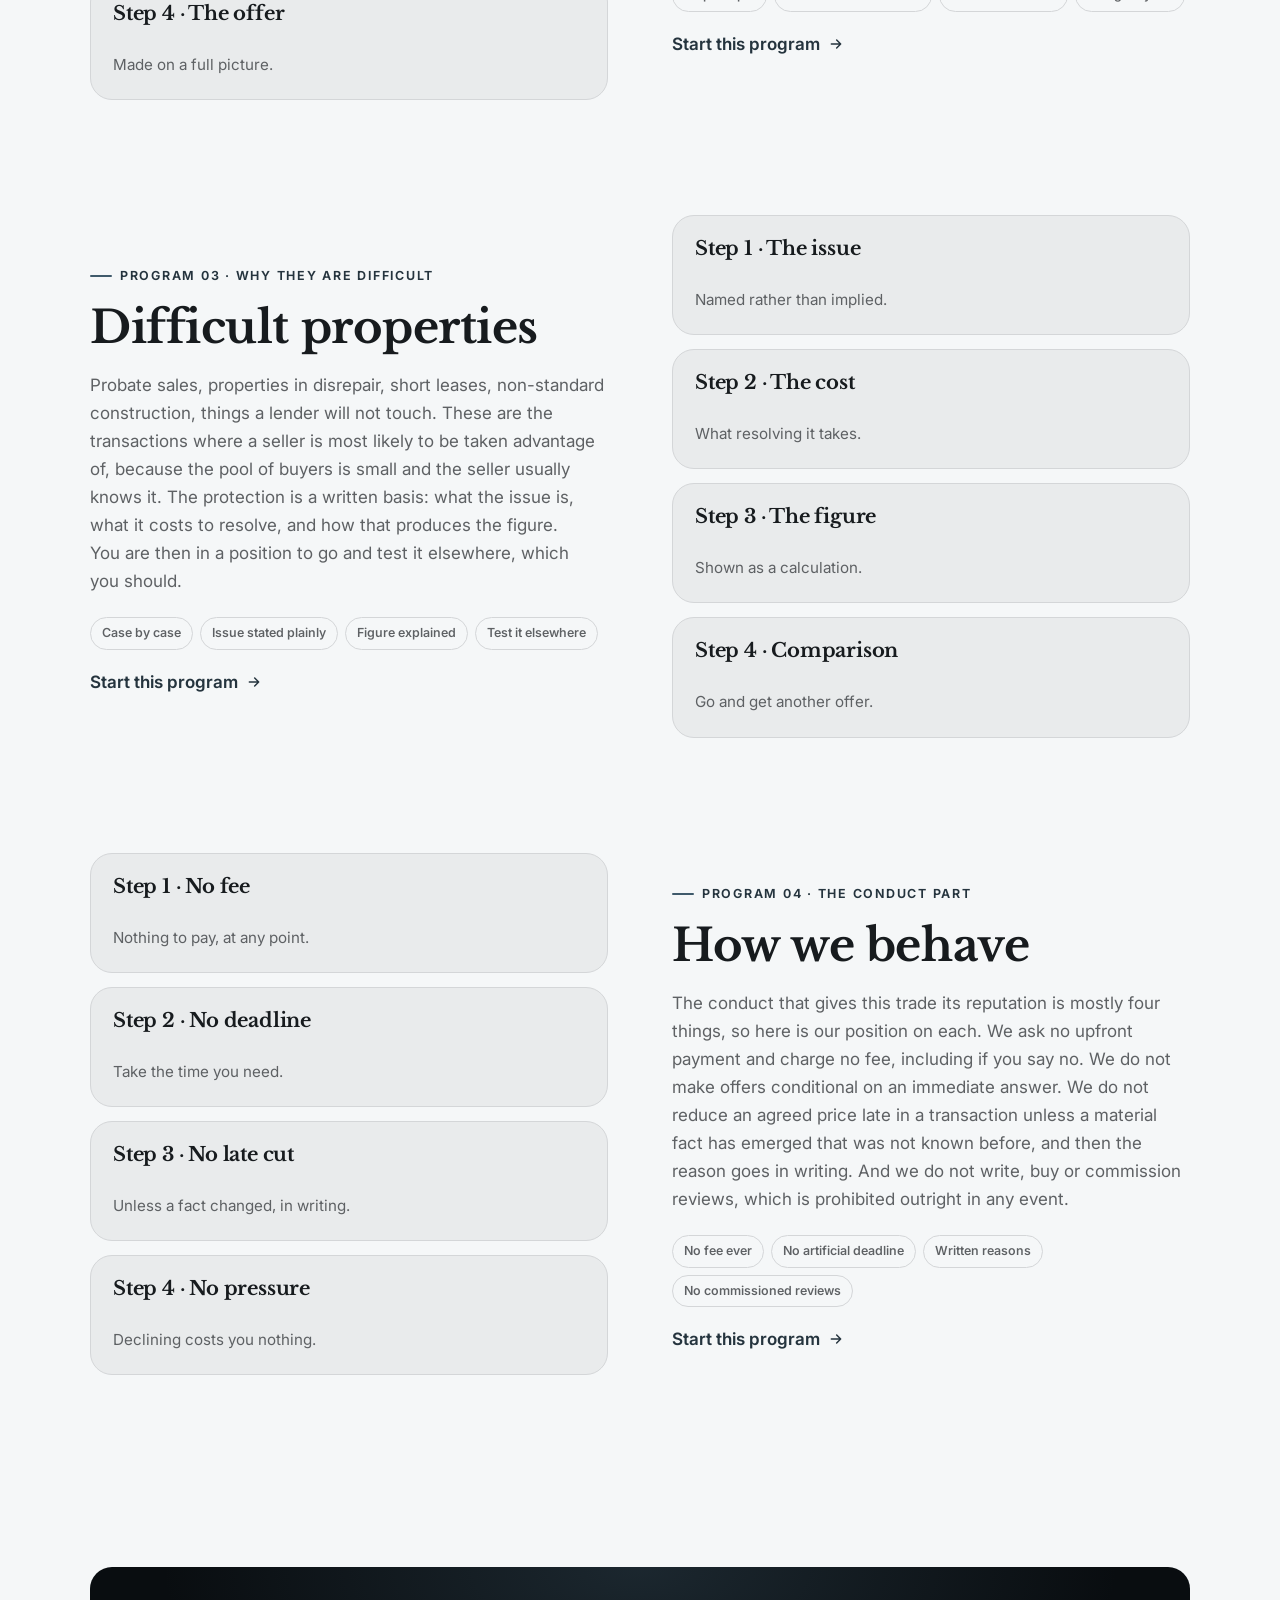
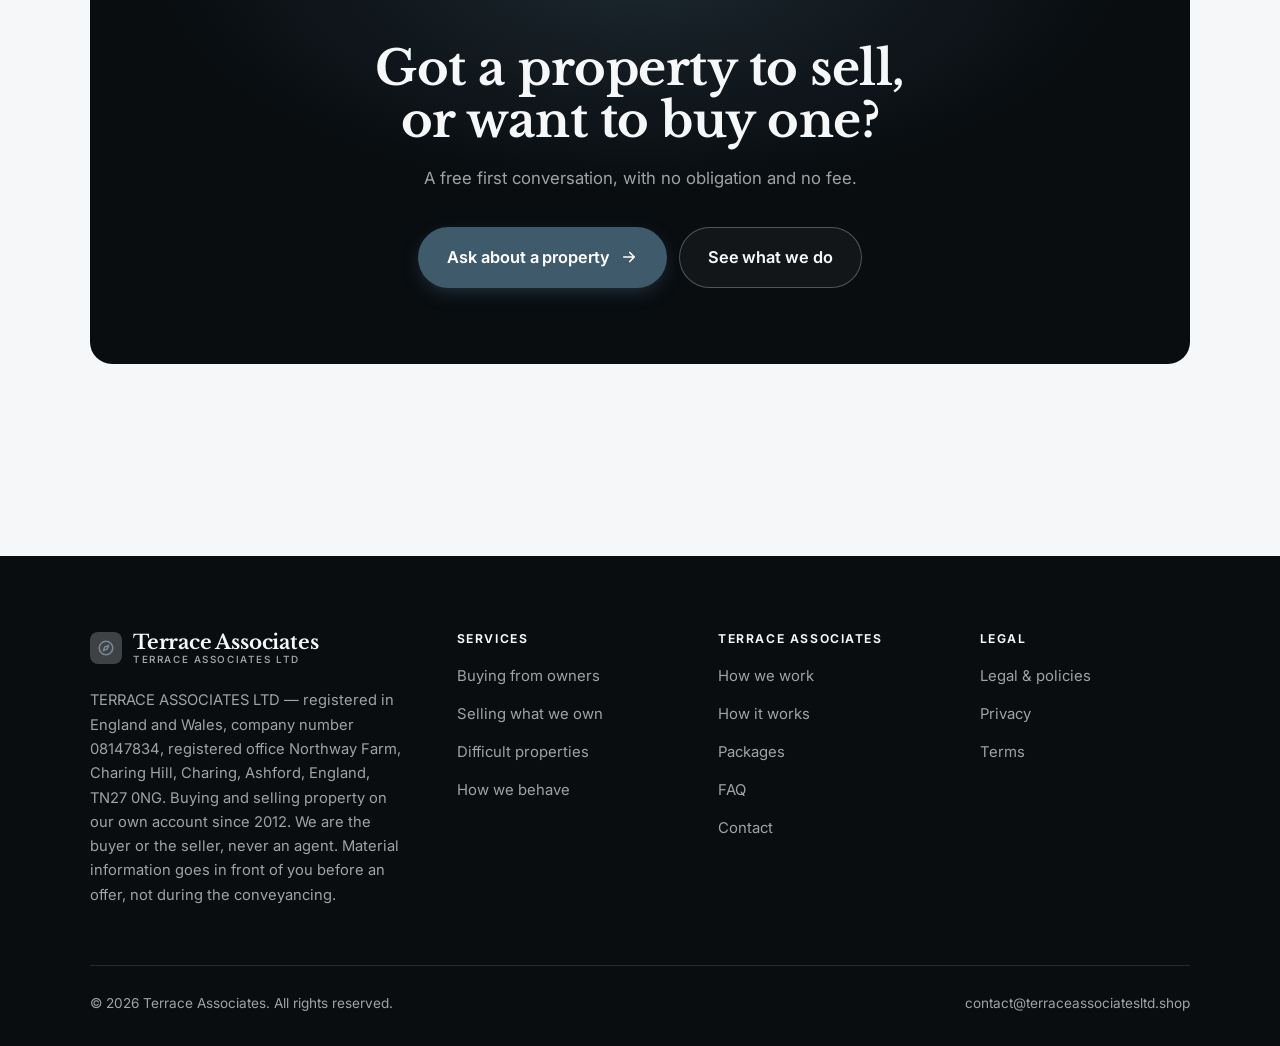
<file: programs.html>
<!DOCTYPE html>
<html lang="en" class="no-js">
<head>
<meta charset="utf-8">
<meta name="viewport" content="width=device-width, initial-scale=1">
<title>Services — Terrace Associates</title>
<meta name="description" content="What Terrace Associates Ltd does: buying property directly from owners, selling property it owns with full material information, and difficult properties.">
<link rel="canonical" href="https://terraceassociatesltd.shop/programs.html">

<meta property="og:type" content="website">
<meta property="og:url" content="https://terraceassociatesltd.shop/programs.html">
<meta property="og:site_name" content="Terrace Associates">
<meta property="og:locale" content="en_US">
<meta property="og:title" content="Services — Terrace Associates">
<meta property="og:description" content="What Terrace Associates Ltd does: buying property directly from owners, selling property it owns with full material information, and difficult properties.">
<meta name="theme-color" content="#090d10">

<link rel="icon" href="assets/img/favicon.svg" type="image/svg+xml">
<link rel="preconnect" href="https://fonts.googleapis.com">
<link rel="preconnect" href="https://fonts.gstatic.com" crossorigin>
<link rel="stylesheet" href="https://fonts.googleapis.com/css2?family=Libre+Baskerville:wght@400;700&family=Inter:wght@400..700&display=swap">
<link rel="stylesheet" href="assets/css/style.css">

<!-- Thème appliqué avant le premier rendu (évite le flash) -->
<script>
document.documentElement.classList.remove('no-js');
(function(){try{var t=localStorage.getItem('site-theme');if(t){document.documentElement.setAttribute('data-theme',t);}}catch(e){}})();
</script>
</head>

<body>
<a class="skip-link" href="#main">Skip to main content</a>

<header class="site-header">
  <nav class="wrap nav" aria-label="Main navigation">
    <a class="brand" href="index.html">
      <svg class="brand__mark" viewBox="0 0 64 64" aria-hidden="true">
        <rect class="bm-bg" width="64" height="64" rx="16"/>
        <g class="bm-ic" transform="translate(14 14) scale(1.5)" fill="none" stroke-width="2.1" stroke-linecap="round" stroke-linejoin="round"><circle cx="12" cy="12" r="9"/><path d="M15.5 8.5 13.5 13.5 8.5 15.5 10.5 10.5z"/></g>
      </svg>
      <span>Terrace Associates<span class="brand__sub">TERRACE ASSOCIATES LTD</span></span>
    </a>

    <ul class="nav__links" id="nav-links">
      <li><a href="index.html">Home</a></li>
      <li><a href="programs.html" aria-current="page">Services</a></li>
      <li><a href="index.html#pricing">Packages</a></li>
      <li><a href="about.html">How we work</a></li>
      <li><a href="contact.html">Contact</a></li>
      <li><a class="btn btn--primary" href="contact.html">Ask about a property</a></li>
    </ul>

    <div class="nav__cta">
      <button class="theme-toggle" type="button" aria-label="Switch to dark theme">
        <svg class="icon-sun" viewBox="0 0 24 24" fill="none" stroke="currentColor" stroke-width="1.8" stroke-linecap="round" aria-hidden="true"><circle cx="12" cy="12" r="4"/><path d="M12 2v2m0 16v2M2 12h2m16 0h2M4.9 4.9l1.4 1.4m11.4 11.4 1.4 1.4M19.1 4.9l-1.4 1.4M6.3 17.7l-1.4 1.4"/></svg>
        <svg class="icon-moon" viewBox="0 0 24 24" fill="none" stroke="currentColor" stroke-width="1.8" stroke-linecap="round" stroke-linejoin="round" aria-hidden="true"><path d="M21 12.8A9 9 0 1 1 11.2 3a7 7 0 0 0 9.8 9.8z"/></svg>
      </button>
      <a class="btn btn--primary" href="contact.html">Ask about a property</a>
      <button class="nav__toggle" type="button" aria-expanded="false" aria-controls="nav-links" aria-label="Open menu">
        <svg class="icon-open" viewBox="0 0 24 24" fill="none" stroke="currentColor" stroke-width="2" stroke-linecap="round" aria-hidden="true"><path d="M3 6h18M3 12h18M3 18h18"/></svg>
        <svg class="icon-close" viewBox="0 0 24 24" fill="none" stroke="currentColor" stroke-width="2" stroke-linecap="round" aria-hidden="true"><path d="M6 6l12 12M18 6L6 18"/></svg>
      </button>
    </div>
  </nav>
</header>

<main id="main">

<section class="page-head">
  <div class="wrap">
    <nav class="breadcrumb" aria-label="Breadcrumb">
      <a href="index.html">Home</a><span>/</span><span aria-current="page">Services</span>
    </nav>
    <h1>What we do, in detail</h1>
    <p>Buying from owners, selling what we own, difficult properties, and how we behave.</p>
  </div>
</section>

<section class="section wrap" id="buying">
  <div class="split reveal">
    <div>
      <span class="eyebrow">Program 01 · Speed, and we say so</span>
      <h2>Buying from owners</h2>
      <p>We pay less than open market value, and what you get for that difference is speed and certainty rather than any service. That is the whole trade and we would rather put it in those words than dress it up as a valuation. We charge you nothing, ever, including for declining. Our view on price is a buyer's view, not a survey and not a formal valuation, so get your own independent valuation and your own solicitor before accepting anything.</p>
      <ul class="tags"><li>No seller fee</li><li>No upfront payment</li><li>Walk away any time</li><li>Basis stated in writing</li></ul>
      <p><a class="arrow-link" href="contact.html">Start this program <svg viewBox="0 0 24 24" fill="none" stroke="currentColor" stroke-width="2.2" stroke-linecap="round" stroke-linejoin="round" aria-hidden="true"><path d="M5 12h14M13 6l6 6-6 6"/></svg></a></p>
    </div>
    <div class="grid grid--2 grid--tight">
      <article class="card card--sm">
        <h3>Step 1 · The property</h3>
        <p>What it is and what it needs.</p>
      </article>
      <article class="card card--sm">
        <h3>Step 2 · The basis</h3>
        <p>Why the figure is what it is.</p>
      </article>
      <article class="card card--sm">
        <h3>Step 3 · Your advice</h3>
        <p>Your own valuer and solicitor.</p>
      </article>
      <article class="card card--sm">
        <h3>Step 4 · Your call</h3>
        <p>Including no, at no cost.</p>
      </article>
    </div>
  </div>
</section>

<section class="section section--flush wrap" id="selling">
  <div class="split reveal">
    <div class="grid grid--2 grid--tight">
      <article class="card card--sm">
        <h3>Step 1 · The facts</h3>
        <p>Assembled before marketing.</p>
      </article>
      <article class="card card--sm">
        <h3>Step 2 · The exceptions</h3>
        <p>Whatever applies to this one.</p>
      </article>
      <article class="card card--sm">
        <h3>Step 3 · The gaps</h3>
        <p>Named as unknown, not hidden.</p>
      </article>
      <article class="card card--sm">
        <h3>Step 4 · The offer</h3>
        <p>Made on a full picture.</p>
      </article>
    </div>
    <div>
      <span class="eyebrow">Program 02 · Everything disclosed</span>
      <h2>Selling what we own</h2>
      <p>Price, tenure, lease terms where leasehold, council tax band and the physical facts go out as standard. Then the things that only apply to some properties and change the decision entirely when they do: flood risk and history, restrictive covenants, easements and rights of way, mining or subsidence history, non-standard construction, known defects. If we do not know something, we say we do not know rather than leaving a gap where it should be.</p>
      <ul class="tags"><li>As principal</li><li>Disclosed before offer</li><li>Unknowns stated</li><li>No agency fee</li></ul>
      <p><a class="arrow-link" href="contact.html">Start this program <svg viewBox="0 0 24 24" fill="none" stroke="currentColor" stroke-width="2.2" stroke-linecap="round" stroke-linejoin="round" aria-hidden="true"><path d="M5 12h14M13 6l6 6-6 6"/></svg></a></p>
    </div>
  </div>
</section>

<section class="section section--flush wrap" id="difficult">
  <div class="split reveal">
    <div>
      <span class="eyebrow">Program 03 · Why they are difficult</span>
      <h2>Difficult properties</h2>
      <p>Probate sales, properties in disrepair, short leases, non-standard construction, things a lender will not touch. These are the transactions where a seller is most likely to be taken advantage of, because the pool of buyers is small and the seller usually knows it. The protection is a written basis: what the issue is, what it costs to resolve, and how that produces the figure. You are then in a position to go and test it elsewhere, which you should.</p>
      <ul class="tags"><li>Case by case</li><li>Issue stated plainly</li><li>Figure explained</li><li>Test it elsewhere</li></ul>
      <p><a class="arrow-link" href="contact.html">Start this program <svg viewBox="0 0 24 24" fill="none" stroke="currentColor" stroke-width="2.2" stroke-linecap="round" stroke-linejoin="round" aria-hidden="true"><path d="M5 12h14M13 6l6 6-6 6"/></svg></a></p>
    </div>
    <div class="grid grid--2 grid--tight">
      <article class="card card--sm">
        <h3>Step 1 · The issue</h3>
        <p>Named rather than implied.</p>
      </article>
      <article class="card card--sm">
        <h3>Step 2 · The cost</h3>
        <p>What resolving it takes.</p>
      </article>
      <article class="card card--sm">
        <h3>Step 3 · The figure</h3>
        <p>Shown as a calculation.</p>
      </article>
      <article class="card card--sm">
        <h3>Step 4 · Comparison</h3>
        <p>Go and get another offer.</p>
      </article>
    </div>
  </div>
</section>

<section class="section section--flush wrap" id="straight">
  <div class="split reveal">
    <div class="grid grid--2 grid--tight">
      <article class="card card--sm">
        <h3>Step 1 · No fee</h3>
        <p>Nothing to pay, at any point.</p>
      </article>
      <article class="card card--sm">
        <h3>Step 2 · No deadline</h3>
        <p>Take the time you need.</p>
      </article>
      <article class="card card--sm">
        <h3>Step 3 · No late cut</h3>
        <p>Unless a fact changed, in writing.</p>
      </article>
      <article class="card card--sm">
        <h3>Step 4 · No pressure</h3>
        <p>Declining costs you nothing.</p>
      </article>
    </div>
    <div>
      <span class="eyebrow">Program 04 · The conduct part</span>
      <h2>How we behave</h2>
      <p>The conduct that gives this trade its reputation is mostly four things, so here is our position on each. We ask no upfront payment and charge no fee, including if you say no. We do not make offers conditional on an immediate answer. We do not reduce an agreed price late in a transaction unless a material fact has emerged that was not known before, and then the reason goes in writing. And we do not write, buy or commission reviews, which is prohibited outright in any event.</p>
      <ul class="tags"><li>No fee ever</li><li>No artificial deadline</li><li>Written reasons</li><li>No commissioned reviews</li></ul>
      <p><a class="arrow-link" href="contact.html">Start this program <svg viewBox="0 0 24 24" fill="none" stroke="currentColor" stroke-width="2.2" stroke-linecap="round" stroke-linejoin="round" aria-hidden="true"><path d="M5 12h14M13 6l6 6-6 6"/></svg></a></p>
    </div>
  </div>
</section>

<section class="wrap section--tight">
  <div class="cta-band reveal">
    <h2>Got a property to sell, or want to buy one?</h2>
    <p>A free first conversation, with no obligation and no fee.</p>
    <div class="hero__actions">
      <a class="btn btn--primary btn--lg" href="contact.html">Ask about a property <svg viewBox="0 0 24 24" fill="none" stroke="currentColor" stroke-width="2.2" stroke-linecap="round" stroke-linejoin="round" aria-hidden="true"><path d="M5 12h14M13 6l6 6-6 6"/></svg></a>
      <a class="btn btn--on-dark btn--lg" href="programs.html">See what we do</a>
    </div>
  </div>
</section>

</main>

<footer class="site-footer">
  <div class="wrap">
    <div class="footer__grid">
      <div class="footer__brand">
        <a class="brand" href="index.html">
          <svg class="brand__mark" viewBox="0 0 64 64" aria-hidden="true">
        <rect class="bm-bg" width="64" height="64" rx="16"/>
        <g class="bm-ic" transform="translate(14 14) scale(1.5)" fill="none" stroke-width="2.1" stroke-linecap="round" stroke-linejoin="round"><circle cx="12" cy="12" r="9"/><path d="M15.5 8.5 13.5 13.5 8.5 15.5 10.5 10.5z"/></g>
      </svg>
          <span>Terrace Associates<span class="brand__sub">TERRACE ASSOCIATES LTD</span></span>
        </a>
        <p>TERRACE ASSOCIATES LTD — registered in England and Wales, company number 08147834, registered office Northway Farm, Charing Hill, Charing, Ashford, England, TN27 0NG. Buying and selling property on our own account since 2012. We are the buyer or the seller, never an agent. Material information goes in front of you before an offer, not during the conveyancing.</p>
      </div>

      <div class="footer__col">
        <h4>Services</h4>
        <ul>
          <li><a href="programs.html#buying">Buying from owners</a></li>
          <li><a href="programs.html#selling">Selling what we own</a></li>
          <li><a href="programs.html#difficult">Difficult properties</a></li>
          <li><a href="programs.html#straight">How we behave</a></li>
        </ul>
      </div>

      <div class="footer__col">
        <h4>Terrace Associates</h4>
        <ul>
          <li><a href="about.html">How we work</a></li>
          <li><a href="index.html#how-it-works">How it works</a></li>
          <li><a href="index.html#pricing">Packages</a></li>
          <li><a href="index.html#faq">FAQ</a></li>
          <li><a href="contact.html">Contact</a></li>
        </ul>
      </div>

      <div class="footer__col">
        <h4>Legal</h4>
        <ul>
          <li><a href="legal.html">Legal &amp; policies</a></li>
          <li><a href="legal.html#privacy">Privacy</a></li>
          <li><a href="legal.html#terms">Terms</a></li>
        </ul>
      </div>
    </div>

    <div class="footer__bottom">
      <p>© <span data-year>2026</span> Terrace Associates. All rights reserved.</p>
      <p><a href="mailto:contact@terraceassociatesltd.shop">contact@terraceassociatesltd.shop</a></p>
    </div>
  </div>
</footer>

<script src="assets/js/main.js" defer></script>
</body>
</html>
</file>
<file: assets/css/style.css>
/* Terrace Associates — couleurs et polices de la marque.
   Modifier ces valeurs suffit à changer l'identité visuelle de tout le site. */
:root {
  --c-accent:    #3f5a6b;
  --c-on-accent: #ffffff;
  --c-ink:       #090d10;
  --c-paper:     #f5f7f8;

  --accent-ink-light: color-mix(in srgb, var(--c-accent) 58%, black);
  --accent-on-dark:   color-mix(in srgb, var(--c-accent) 72%, white);

  --font-display: "Libre Baskerville", system-ui, -apple-system, "Segoe UI", sans-serif;
  --font-body: "Inter", system-ui, -apple-system, "Segoe UI", sans-serif;
  --display-weight: 700;
  --display-tracking: -.01em;
}

/* ==========================================================================
   Feuille de style commune aux sites de coaching
   Les couleurs de marque (--c-accent, --c-on-accent, --c-ink, --c-paper) et
   les polices sont définies juste au-dessus, par site. Tout le reste en dérive.
   ========================================================================== */

/* --------------------------------------------------------------------------
   1. Tokens dérivés
   -------------------------------------------------------------------------- */

:root {
  /* Thème clair */
  --paper:      var(--c-paper);
  --paper-2:    color-mix(in srgb, var(--c-paper) 95%, var(--c-ink));
  --paper-3:    color-mix(in srgb, var(--c-paper) 89%, var(--c-ink));
  --line:       color-mix(in srgb, var(--c-paper) 86%, var(--c-ink));
  --text:       color-mix(in srgb, var(--c-ink) 94%, var(--c-paper));
  --muted:      color-mix(in srgb, var(--c-ink) 64%, var(--c-paper));
  --accent:     var(--c-accent);
  --accent-600: color-mix(in srgb, var(--c-accent) 86%, black);
  --accent-ink: var(--accent-ink-light);
  --on-accent:  var(--c-on-accent);
  --ink:        var(--c-ink);
  --ink-soft:   color-mix(in srgb, var(--c-ink) 90%, white);
  --on-ink:     var(--c-paper);
  --on-ink-mut: color-mix(in srgb, var(--c-paper) 64%, var(--c-ink));
  --brand-bg:   var(--c-ink);

  /* Rayons */
  --r-sm: 8px;
  --r-md: 14px;
  --r-lg: 22px;
  --r-full: 999px;

  /* Ombres */
  --sh-1: 0 1px 2px rgba(0, 0, 0, .05), 0 2px 8px rgba(0, 0, 0, .04);
  --sh-2: 0 2px 4px rgba(0, 0, 0, .05), 0 12px 32px rgba(0, 0, 0, .09);
  --sh-3: 0 4px 8px rgba(0, 0, 0, .06), 0 24px 56px rgba(0, 0, 0, .14);

  /* Rythme */
  --gutter: clamp(16px, 4vw, 40px);
  --maxw: 1180px;
  --section-y: clamp(64px, 9vw, 124px);

  --ease: cubic-bezier(.22, .61, .36, 1);
}

/* Thème sombre — suit le système, sauf si l'utilisateur a choisi « clair » */
@media (prefers-color-scheme: dark) {
  :root:not([data-theme="light"]) {
    --paper:      var(--c-ink);
    --paper-2:    color-mix(in srgb, var(--c-ink) 92%, white);
    --paper-3:    color-mix(in srgb, var(--c-ink) 86%, white);
    --line:       color-mix(in srgb, var(--c-ink) 80%, white);
    --text:       color-mix(in srgb, var(--c-paper) 94%, var(--c-ink));
    --muted:      color-mix(in srgb, var(--c-paper) 66%, var(--c-ink));
    --accent-ink: var(--accent-on-dark);
    --ink:        color-mix(in srgb, var(--c-ink) 72%, black);
    --brand-bg:   color-mix(in srgb, var(--c-ink) 80%, white);
    --sh-1: 0 1px 2px rgba(0, 0, 0, .4), 0 2px 8px rgba(0, 0, 0, .3);
    --sh-2: 0 2px 4px rgba(0, 0, 0, .4), 0 12px 32px rgba(0, 0, 0, .45);
    --sh-3: 0 4px 8px rgba(0, 0, 0, .45), 0 24px 56px rgba(0, 0, 0, .55);
  }
}

/* Thème sombre — choix explicite */
:root[data-theme="dark"] {
  --paper:      var(--c-ink);
  --paper-2:    color-mix(in srgb, var(--c-ink) 92%, white);
  --paper-3:    color-mix(in srgb, var(--c-ink) 86%, white);
  --line:       color-mix(in srgb, var(--c-ink) 80%, white);
  --text:       color-mix(in srgb, var(--c-paper) 94%, var(--c-ink));
  --muted:      color-mix(in srgb, var(--c-paper) 66%, var(--c-ink));
  --accent-ink: var(--accent-on-dark);
  --ink:        color-mix(in srgb, var(--c-ink) 72%, black);
  --brand-bg:   color-mix(in srgb, var(--c-ink) 80%, white);
  --sh-1: 0 1px 2px rgba(0, 0, 0, .4), 0 2px 8px rgba(0, 0, 0, .3);
  --sh-2: 0 2px 4px rgba(0, 0, 0, .4), 0 12px 32px rgba(0, 0, 0, .45);
  --sh-3: 0 4px 8px rgba(0, 0, 0, .45), 0 24px 56px rgba(0, 0, 0, .55);
}

/* --------------------------------------------------------------------------
   2. Reset / base
   -------------------------------------------------------------------------- */

*, *::before, *::after { box-sizing: border-box; }

* { margin: 0; }

html {
  -webkit-text-size-adjust: 100%;
  scroll-behavior: smooth;
  scroll-padding-top: 88px;
}

body {
  background: var(--paper);
  color: var(--text);
  font-family: var(--font-body);
  font-size: 17px;
  line-height: 1.65;
  -webkit-font-smoothing: antialiased;
  text-rendering: optimizeLegibility;
  overflow-x: hidden;
}

img, svg, video { display: block; max-width: 100%; height: auto; }

a { color: inherit; text-decoration: none; }

button, input, textarea, select { font: inherit; color: inherit; }

h1, h2, h3, h4 {
  font-family: var(--font-display);
  font-weight: var(--display-weight);
  line-height: 1.08;
  letter-spacing: var(--display-tracking);
  text-wrap: balance;
}

p { text-wrap: pretty; }

:focus-visible {
  outline: 3px solid var(--accent);
  outline-offset: 3px;
  border-radius: 4px;
}

::selection { background: var(--accent); color: var(--on-accent); }

/* --------------------------------------------------------------------------
   3. Utilitaires de mise en page
   -------------------------------------------------------------------------- */

.wrap {
  width: 100%;
  max-width: var(--maxw);
  margin-inline: auto;
  padding-inline: var(--gutter);
}

.section { padding-block: var(--section-y); }
.section--flush { padding-top: 0; }
.section--tight { padding-block: clamp(48px, 6vw, 80px); }

.skip-link {
  position: absolute;
  left: 12px;
  top: -100px;
  z-index: 200;
  background: var(--accent);
  color: var(--on-accent);
  padding: 12px 20px;
  border-radius: var(--r-sm);
  font-weight: 600;
  transition: top .2s var(--ease);
}
.skip-link:focus { top: 12px; }

.eyebrow {
  display: inline-flex;
  align-items: center;
  gap: 8px;
  font-size: .78rem;
  font-weight: 650;
  letter-spacing: .14em;
  text-transform: uppercase;
  color: var(--accent-ink);
  margin-bottom: 18px;
}
.eyebrow::before {
  content: "";
  width: 22px;
  height: 2px;
  background: var(--accent);
  border-radius: 2px;
}

.section-head { max-width: 62ch; margin-bottom: clamp(36px, 5vw, 60px); }
.section-head h2 { font-size: clamp(2rem, 4.4vw, 3.1rem); }
.section-head p {
  margin-top: 18px;
  color: var(--muted);
  font-size: clamp(1rem, 1.6vw, 1.12rem);
  max-width: 58ch;
}

.section-head--center { margin-inline: auto; text-align: center; }
.section-head--center .eyebrow { justify-content: center; }
.section-head--center p { margin-inline: auto; }

/* --------------------------------------------------------------------------
   4. Boutons
   -------------------------------------------------------------------------- */

.btn {
  display: inline-flex;
  align-items: center;
  justify-content: center;
  gap: 10px;
  padding: 14px 26px;
  border: 1px solid transparent;
  border-radius: var(--r-full);
  font-weight: 620;
  font-size: .98rem;
  letter-spacing: -.005em;
  cursor: pointer;
  white-space: nowrap;
  transition: transform .18s var(--ease), background-color .18s var(--ease),
              border-color .18s var(--ease), box-shadow .18s var(--ease), color .18s var(--ease);
}
.btn:hover { transform: translateY(-2px); }
.btn:active { transform: translateY(0); }

.btn--primary {
  background: var(--accent);
  color: var(--on-accent);
  box-shadow: 0 6px 20px -6px color-mix(in srgb, var(--c-accent) 65%, transparent);
}
.btn--primary:hover {
  background: var(--accent-600);
  box-shadow: 0 12px 28px -8px color-mix(in srgb, var(--c-accent) 70%, transparent);
}

.btn--ghost {
  border-color: var(--line);
  background: transparent;
  color: var(--text);
}
.btn--ghost:hover { border-color: var(--accent); color: var(--accent-ink); }

.btn--on-dark {
  border-color: color-mix(in srgb, var(--c-paper) 28%, transparent);
  color: var(--on-ink);
  background: color-mix(in srgb, var(--c-paper) 4%, transparent);
}
.btn--on-dark:hover {
  border-color: color-mix(in srgb, var(--c-paper) 60%, transparent);
  background: color-mix(in srgb, var(--c-paper) 10%, transparent);
}

.btn--lg { padding: 16px 28px; font-size: 1.02rem; }
.btn--block { width: 100%; }

.btn svg { width: 18px; height: 18px; flex: none; }

@media (max-width: 420px) {
  .btn--lg { padding: 15px 22px; font-size: 1rem; white-space: normal; text-align: center; }
}

/* Lien fléché */
.arrow-link {
  display: inline-flex;
  align-items: center;
  gap: 8px;
  font-weight: 620;
  color: var(--accent-ink);
}
.arrow-link svg { width: 16px; height: 16px; transition: transform .18s var(--ease); }
.arrow-link:hover svg { transform: translateX(4px); }

/* --------------------------------------------------------------------------
   5. En-tête / navigation
   -------------------------------------------------------------------------- */

.site-header {
  position: sticky;
  top: 0;
  z-index: 100;
  background: color-mix(in srgb, var(--paper) 82%, transparent);
  backdrop-filter: saturate(180%) blur(14px);
  -webkit-backdrop-filter: saturate(180%) blur(14px);
  border-bottom: 1px solid transparent;
  transition: border-color .25s var(--ease), background-color .25s var(--ease);
}
.site-header.is-stuck {
  border-bottom-color: var(--line);
  background: color-mix(in srgb, var(--paper) 94%, transparent);
}

.nav {
  display: flex;
  align-items: center;
  justify-content: space-between;
  gap: 24px;
  height: 74px;
}

.brand {
  display: inline-flex;
  align-items: center;
  gap: 11px;
  font-family: var(--font-display);
  font-weight: var(--display-weight);
  font-size: 1.24rem;
  letter-spacing: var(--display-tracking);
  flex: none;
  line-height: 1.1;
}
.brand__mark { width: 32px; height: 32px; flex: none; }
.brand__mark .bm-bg { fill: var(--brand-bg); }
.brand__mark .bm-ic { stroke: var(--accent-on-dark); color: var(--accent-on-dark); }
.brand__sub {
  display: block;
  font-family: var(--font-body);
  font-size: .62rem;
  font-weight: 550;
  letter-spacing: .16em;
  text-transform: uppercase;
  color: var(--muted);
  margin-top: 1px;
}

.nav__links {
  display: flex;
  align-items: center;
  gap: 4px;
  list-style: none;
  padding: 0;
}
.nav__links a {
  display: block;
  padding: 9px 14px;
  border-radius: var(--r-full);
  font-size: .95rem;
  font-weight: 520;
  color: var(--muted);
  transition: color .16s var(--ease), background-color .16s var(--ease);
}
.nav__links a:hover { color: var(--text); background: var(--paper-2); }
.nav__links a[aria-current="page"] { color: var(--text); font-weight: 620; }
.nav__links .btn { display: none; }

.nav__cta { display: flex; align-items: center; gap: 10px; flex: none; }

.nav__toggle {
  display: none;
  width: 44px;
  height: 44px;
  align-items: center;
  justify-content: center;
  background: transparent;
  border: 1px solid var(--line);
  border-radius: var(--r-full);
  cursor: pointer;
}
.nav__toggle svg { width: 20px; height: 20px; }
.nav__toggle .icon-close { display: none; }
.nav__toggle[aria-expanded="true"] .icon-open { display: none; }
.nav__toggle[aria-expanded="true"] .icon-close { display: block; }

@media (max-width: 900px) {
  .nav__links, .nav__cta .btn { display: none; }
  .nav__toggle { display: inline-flex; }

  .nav__links {
    position: fixed;
    inset: 74px 0 auto;
    flex-direction: column;
    align-items: stretch;
    gap: 2px;
    padding: 20px var(--gutter) 32px;
    background: var(--paper);
    border-bottom: 1px solid var(--line);
    box-shadow: var(--sh-2);
  }
  .nav__links.is-open { display: flex; }
  .nav__links a { padding: 14px 4px; font-size: 1.1rem; border-radius: var(--r-sm); }
  .nav__links a.btn { display: inline-flex; margin-top: 14px; padding: 14px 26px; color: var(--on-accent); }
}

@media (max-width: 380px) {
  .brand__sub { display: none; }
}

/* Bouton de thème */
.theme-toggle {
  width: 44px;
  height: 44px;
  display: inline-flex;
  align-items: center;
  justify-content: center;
  background: transparent;
  border: 1px solid var(--line);
  border-radius: var(--r-full);
  cursor: pointer;
  color: var(--muted);
  transition: color .16s var(--ease), border-color .16s var(--ease);
}
.theme-toggle:hover { color: var(--text); border-color: var(--accent); }
.theme-toggle svg { width: 18px; height: 18px; }
.theme-toggle .icon-moon { display: none; }
:root[data-theme="dark"] .theme-toggle .icon-sun { display: none; }
:root[data-theme="dark"] .theme-toggle .icon-moon { display: block; }
@media (prefers-color-scheme: dark) {
  :root:not([data-theme="light"]) .theme-toggle .icon-sun { display: none; }
  :root:not([data-theme="light"]) .theme-toggle .icon-moon { display: block; }
}

/* --------------------------------------------------------------------------
   6. Hero
   -------------------------------------------------------------------------- */

.hero {
  position: relative;
  background: var(--ink);
  color: var(--on-ink);
  overflow: hidden;
  isolation: isolate;
}

/* Halo de couleur + grain léger */
.hero::before {
  content: "";
  position: absolute;
  inset: -30% -10% auto;
  height: 130%;
  background:
    radial-gradient(60% 55% at 78% 18%, color-mix(in srgb, var(--c-accent) 34%, transparent), transparent 62%),
    radial-gradient(48% 44% at 12% 88%, color-mix(in srgb, var(--c-accent) 16%, transparent), transparent 66%);
  z-index: -2;
  pointer-events: none;
}
.hero::after {
  content: "";
  position: absolute;
  inset: 0;
  background-image: url("data:image/svg+xml,%3Csvg xmlns='http://www.w3.org/2000/svg' width='160' height='160'%3E%3Cfilter id='n'%3E%3CfeTurbulence type='fractalNoise' baseFrequency='.85' numOctaves='3'/%3E%3C/filter%3E%3Crect width='160' height='160' filter='url(%23n)' opacity='.28'/%3E%3C/svg%3E");
  opacity: .45;
  mix-blend-mode: overlay;
  z-index: -1;
  pointer-events: none;
}

.hero__inner {
  display: grid;
  grid-template-columns: minmax(0, 1.05fr) minmax(0, .95fr);
  align-items: center;
  gap: clamp(32px, 5vw, 72px);
  padding-block: clamp(56px, 8vw, 110px);
}

.hero h1 {
  font-size: clamp(2.5rem, 6vw, 4.6rem);
  letter-spacing: calc(var(--display-tracking) * 1.4);
}
.hero h1 em {
  font-style: normal;
  color: var(--accent-on-dark);
  text-decoration: underline;
  text-decoration-color: color-mix(in srgb, var(--c-accent) 45%, transparent);
  text-decoration-thickness: .1em;
  text-underline-offset: .14em;
  text-decoration-skip-ink: none;
}

.hero__lede {
  margin-top: 22px;
  font-size: clamp(1.04rem, 1.9vw, 1.2rem);
  color: var(--on-ink-mut);
  max-width: 50ch;
}

.hero__actions {
  display: flex;
  flex-wrap: wrap;
  gap: 12px;
  margin-top: 34px;
}

.hero__eyebrow { color: var(--accent-on-dark); }
.hero__eyebrow::before { background: var(--accent-on-dark); }

/* Faits sur l'offre */
.hero__proof {
  display: grid;
  grid-template-columns: repeat(4, minmax(0, 1fr));
  gap: clamp(18px, 3vw, 32px);
  margin-top: 44px;
  padding: 26px 0 0;
  border-top: 1px solid color-mix(in srgb, var(--c-paper) 14%, transparent);
  list-style: none;
}
.stat__num {
  display: block;
  font-family: var(--font-display);
  font-size: clamp(1.5rem, 2.6vw, 2.05rem);
  font-weight: var(--display-weight);
  line-height: 1;
  letter-spacing: var(--display-tracking);
  white-space: nowrap;
}
.stat__label {
  display: block;
  margin-top: 7px;
  font-size: .82rem;
  line-height: 1.4;
  color: var(--on-ink-mut);
}

.hero__art svg { width: 100%; height: auto; border-radius: var(--r-lg); box-shadow: var(--sh-3); }

@media (max-width: 880px) {
  .hero__inner { grid-template-columns: 1fr; }
  .hero__art { order: -1; max-width: 560px; }
}
@media (max-width: 540px) {
  .hero__proof { grid-template-columns: repeat(2, minmax(0, 1fr)); }
}

/* --------------------------------------------------------------------------
   7. Bandeau défilant
   -------------------------------------------------------------------------- */

.marquee {
  background: var(--ink-soft);
  color: var(--on-ink-mut);
  border-top: 1px solid color-mix(in srgb, var(--c-paper) 8%, transparent);
  padding-block: 18px;
  overflow: hidden;
  white-space: nowrap;
  mask-image: linear-gradient(90deg, transparent, #000 8%, #000 92%, transparent);
  -webkit-mask-image: linear-gradient(90deg, transparent, #000 8%, #000 92%, transparent);
}
.marquee__track {
  display: inline-flex;
  gap: 42px;
  align-items: center;
  animation: marquee 38s linear infinite;
  font-size: .86rem;
  letter-spacing: .12em;
  text-transform: uppercase;
  font-weight: 560;
}
.marquee__track span { display: inline-flex; align-items: center; gap: 42px; }
.marquee__track span::after {
  content: "";
  width: 5px; height: 5px;
  border-radius: 50%;
  background: var(--accent);
  opacity: .8;
}
@keyframes marquee { to { transform: translateX(-50%); } }

/* --------------------------------------------------------------------------
   8. Grilles de cartes
   -------------------------------------------------------------------------- */

.grid {
  display: grid;
  gap: clamp(16px, 2.2vw, 26px);
}
.grid--2 { grid-template-columns: repeat(auto-fit, minmax(min(100%, 260px), 1fr)); }
.grid--3 { grid-template-columns: repeat(auto-fit, minmax(min(100%, 270px), 1fr)); }
.grid--4 { grid-template-columns: repeat(auto-fit, minmax(min(100%, 230px), 1fr)); }
.grid--tight { gap: 14px; }

.card {
  position: relative;
  display: flex;
  flex-direction: column;
  padding: 28px;
  background: var(--paper-2);
  border: 1px solid var(--line);
  border-radius: var(--r-lg);
  transition: transform .22s var(--ease), box-shadow .22s var(--ease), border-color .22s var(--ease);
}
a.card:hover, .card--lift:hover {
  transform: translateY(-5px);
  box-shadow: var(--sh-2);
  border-color: color-mix(in srgb, var(--c-accent) 45%, var(--line));
}
.card--sm { padding: 22px; }
.card--sm h3 { font-size: 1rem; }
.card__icon {
  width: 52px;
  height: 52px;
  display: grid;
  place-items: center;
  border-radius: var(--r-md);
  background: color-mix(in srgb, var(--c-accent) 15%, transparent);
  color: var(--accent-ink);
  margin-bottom: 20px;
}
.card__icon svg { width: 26px; height: 26px; }
.card h3 { font-size: 1.22rem; margin-bottom: 10px; }
.card p { color: var(--muted); font-size: .95rem; }
.card .arrow-link { margin-top: auto; padding-top: 18px; font-size: .92rem; }

.tags {
  list-style: none;
  padding: 0;
  margin: 18px 0 0;
  display: flex;
  flex-wrap: wrap;
  gap: 7px;
}
.tags li {
  font-size: .78rem;
  font-weight: 560;
  padding: 5px 11px;
  border-radius: var(--r-full);
  background: var(--paper);
  border: 1px solid var(--line);
  color: var(--muted);
}

/* --------------------------------------------------------------------------
   9. Méthode (étapes)
   -------------------------------------------------------------------------- */

.steps { counter-reset: step; }
.step {
  position: relative;
  padding: 30px 26px 26px;
  background: var(--paper);
  border: 1px solid var(--line);
  border-radius: var(--r-lg);
}
.step::before {
  counter-increment: step;
  content: "0" counter(step);
  display: block;
  font-family: var(--font-display);
  font-size: 2.6rem;
  font-weight: var(--display-weight);
  line-height: 1;
  letter-spacing: var(--display-tracking);
  color: color-mix(in srgb, var(--c-accent) 55%, var(--paper));
  margin-bottom: 16px;
}
.step h3 { font-size: 1.12rem; margin-bottom: 9px; }
.step p { color: var(--muted); font-size: .93rem; }

/* --------------------------------------------------------------------------
   10. Tarifs
   -------------------------------------------------------------------------- */

.plans { align-items: start; }

.plan {
  display: flex;
  flex-direction: column;
  padding: 32px 28px;
  background: var(--paper);
  border: 1px solid var(--line);
  border-radius: var(--r-lg);
  height: 100%;
  position: relative;
}
.plan--featured {
  background: var(--ink);
  color: var(--on-ink);
  border-color: var(--ink);
  box-shadow: var(--sh-3);
}
.plan--featured .plan__desc,
.plan--featured .plan__period,
.plan--featured .plan__features li { color: var(--on-ink-mut); }
.plan--featured .plan__features li::before { color: var(--accent-on-dark); }

.plan__tag {
  position: absolute;
  top: 18px;
  right: 18px;
  font-size: .7rem;
  font-weight: 680;
  letter-spacing: .1em;
  text-transform: uppercase;
  padding: 5px 12px;
  border-radius: var(--r-full);
  background: var(--accent);
  color: var(--on-accent);
}

.plan h3 { font-size: 1.3rem; }
.plan--featured h3 { padding-right: 120px; }
.plan__desc { margin-top: 8px; color: var(--muted); font-size: .92rem; min-height: 2.8em; }

.plan__price {
  display: flex;
  align-items: baseline;
  gap: 6px;
  margin: 22px 0 4px;
  font-family: var(--font-display);
  font-size: clamp(2.2rem, 4vw, 2.9rem);
  font-weight: var(--display-weight);
  letter-spacing: var(--display-tracking);
  line-height: 1;
}
.plan__period { font-family: var(--font-body); font-size: .9rem; font-weight: 450; color: var(--muted); letter-spacing: 0; }

.plan__features {
  list-style: none;
  padding: 0;
  margin: 24px 0 28px;
  display: grid;
  gap: 11px;
  flex: 1;
}
.plan__features li {
  display: grid;
  grid-template-columns: 20px 1fr;
  gap: 10px;
  font-size: .93rem;
  color: var(--muted);
  align-items: start;
}
.plan__features li::before {
  content: "✓";
  color: var(--accent-ink);
  font-weight: 700;
  line-height: 1.5;
}

.plans-note { text-align: center; margin-top: 26px; font-size: .88rem; color: var(--muted); }

/* --------------------------------------------------------------------------
   11. Bloc split (texte + illustration)
   -------------------------------------------------------------------------- */

.split {
  display: grid;
  grid-template-columns: repeat(auto-fit, minmax(min(100%, 340px), 1fr));
  gap: clamp(32px, 5vw, 68px);
  align-items: center;
}
.split--top { align-items: start; }
.split__art svg { width: 100%; border-radius: var(--r-lg); box-shadow: var(--sh-2); }
.split h2 { font-size: clamp(1.9rem, 4vw, 2.8rem); }
.split p { margin-top: 18px; color: var(--muted); }
.split .tags { margin-top: 22px; }

/* --------------------------------------------------------------------------
   12. FAQ
   -------------------------------------------------------------------------- */

.faq { max-width: 780px; margin-inline: auto; }
.faq details {
  border-bottom: 1px solid var(--line);
  padding: 4px 0;
}
.faq summary {
  display: flex;
  align-items: center;
  justify-content: space-between;
  gap: 20px;
  padding: 22px 4px;
  cursor: pointer;
  list-style: none;
  font-family: var(--font-display);
  font-size: 1.08rem;
  font-weight: var(--display-weight);
  letter-spacing: var(--display-tracking);
}
.faq summary::-webkit-details-marker { display: none; }
.faq summary::after {
  content: "";
  flex: none;
  width: 13px;
  height: 13px;
  border-right: 2px solid var(--muted);
  border-bottom: 2px solid var(--muted);
  transform: rotate(45deg) translate(-3px, -3px);
  transition: transform .2s var(--ease), border-color .2s var(--ease);
}
.faq details[open] summary::after {
  transform: rotate(225deg) translate(-3px, -3px);
  border-color: var(--accent);
}
.faq details p { padding: 0 4px 24px; color: var(--muted); max-width: 66ch; }

/* --------------------------------------------------------------------------
   13. Bandeau d'appel à l'action
   -------------------------------------------------------------------------- */

.cta-band {
  position: relative;
  background: var(--ink);
  color: var(--on-ink);
  border-radius: var(--r-lg);
  padding: clamp(40px, 6vw, 76px) clamp(24px, 5vw, 64px);
  overflow: hidden;
  isolation: isolate;
  text-align: center;
}
.cta-band::before {
  content: "";
  position: absolute;
  inset: 0;
  background: radial-gradient(70% 90% at 50% 0%, color-mix(in srgb, var(--c-accent) 34%, transparent), transparent 62%);
  z-index: -1;
}
.cta-band h2 { font-size: clamp(1.9rem, 4.4vw, 3rem); }
.cta-band p {
  margin: 18px auto 0;
  max-width: 52ch;
  color: var(--on-ink-mut);
  font-size: 1.05rem;
}
.cta-band .hero__actions { justify-content: center; }

/* --------------------------------------------------------------------------
   14. Formulaire
   -------------------------------------------------------------------------- */

.form-layout {
  display: grid;
  grid-template-columns: minmax(0, 1fr) minmax(0, 420px);
  gap: clamp(32px, 5vw, 64px);
  align-items: start;
}
@media (max-width: 880px) { .form-layout { grid-template-columns: 1fr; } }

.form {
  display: grid;
  gap: 18px;
  padding: clamp(22px, 3.5vw, 36px);
  background: var(--paper-2);
  border: 1px solid var(--line);
  border-radius: var(--r-lg);
}
.form__row { display: grid; grid-template-columns: repeat(auto-fit, minmax(min(100%, 200px), 1fr)); gap: 18px; }

.field { display: grid; gap: 7px; }
.field label { font-size: .88rem; font-weight: 600; }
.field label .req { color: var(--accent-ink); }
.field input, .field textarea, .field select {
  width: 100%;
  padding: 13px 15px;
  background: var(--paper);
  border: 1px solid var(--line);
  border-radius: var(--r-md);
  font-size: .97rem;
  transition: border-color .16s var(--ease), box-shadow .16s var(--ease);
}
.field input:focus, .field textarea:focus, .field select:focus {
  outline: none;
  border-color: var(--accent);
  box-shadow: 0 0 0 3px color-mix(in srgb, var(--c-accent) 24%, transparent);
}
.field textarea { resize: vertical; min-height: 130px; }
.field__hint { font-size: .8rem; color: var(--muted); }

.form__status { font-size: .9rem; font-weight: 600; min-height: 1.4em; }
.form__note { font-size: .82rem; color: var(--muted); }
.form__note a { color: var(--accent-ink); text-decoration: underline; text-underline-offset: 2px; }

.contact-aside { display: grid; gap: 14px; }
.contact-card {
  display: flex;
  gap: 14px;
  padding: 20px 22px;
  background: var(--paper);
  border: 1px solid var(--line);
  border-radius: var(--r-md);
}
.contact-card--soft { background: var(--paper-2); }
.contact-card svg { width: 22px; height: 22px; flex: none; color: var(--accent-ink); margin-top: 3px; }
.contact-card b { display: block; font-size: .95rem; font-weight: 620; }
.contact-card span, .contact-card a { display: block; font-size: .9rem; color: var(--muted); }
.contact-card a:hover { color: var(--accent-ink); }

/* --------------------------------------------------------------------------
   15. Page interne — en-tête
   -------------------------------------------------------------------------- */

.page-head {
  background: var(--paper-2);
  border-bottom: 1px solid var(--line);
  padding-block: clamp(48px, 7vw, 86px);
}
.page-head h1 { font-size: clamp(2.2rem, 5.4vw, 3.6rem); max-width: 20ch; }
.page-head p { margin-top: 18px; color: var(--muted); max-width: 58ch; font-size: 1.06rem; }

.breadcrumb {
  display: flex;
  gap: 8px;
  align-items: center;
  font-size: .84rem;
  color: var(--muted);
  margin-bottom: 18px;
}
.breadcrumb a:hover { color: var(--accent-ink); }
.breadcrumb span { opacity: .6; }

/* --------------------------------------------------------------------------
   16. Pied de page
   -------------------------------------------------------------------------- */

.site-footer {
  background: var(--ink);
  color: var(--on-ink-mut);
  padding-block: clamp(48px, 6vw, 76px) 32px;
  margin-top: var(--section-y);
}
.site-footer .brand { color: var(--on-ink); }
.site-footer .brand__mark .bm-bg { fill: color-mix(in srgb, var(--c-ink) 78%, white); }
.site-footer .brand__sub { color: var(--on-ink-mut); }

.footer__grid {
  display: grid;
  grid-template-columns: minmax(0, 1.5fr) repeat(auto-fit, minmax(150px, 1fr));
  gap: clamp(28px, 4vw, 56px);
}
@media (max-width: 720px) { .footer__grid { grid-template-columns: 1fr 1fr; } .footer__brand { grid-column: 1 / -1; } }

.footer__brand p { margin-top: 16px; font-size: .92rem; max-width: 36ch; }
.footer__col h4 {
  font-family: var(--font-body);
  font-size: .76rem;
  font-weight: 650;
  letter-spacing: .13em;
  text-transform: uppercase;
  color: var(--on-ink);
  margin-bottom: 16px;
}
.footer__col ul { list-style: none; padding: 0; display: grid; gap: 10px; }
.footer__col a { font-size: .93rem; transition: color .16s var(--ease); }
.footer__col a:hover { color: var(--accent-on-dark); }

.footer__bottom {
  display: flex;
  flex-wrap: wrap;
  justify-content: space-between;
  gap: 14px;
  margin-top: clamp(36px, 5vw, 58px);
  padding-top: 26px;
  border-top: 1px solid color-mix(in srgb, var(--c-paper) 12%, transparent);
  font-size: .85rem;
}
.footer__bottom a:hover { color: var(--accent-on-dark); }

/* --------------------------------------------------------------------------
   17. Page 404
   -------------------------------------------------------------------------- */

.notfound {
  min-height: 62vh;
  display: grid;
  place-items: center;
  text-align: center;
  padding-block: var(--section-y);
}
.notfound__code {
  font-family: var(--font-display);
  font-size: clamp(5rem, 18vw, 11rem);
  font-weight: var(--display-weight);
  line-height: .9;
  letter-spacing: -.05em;
  color: color-mix(in srgb, var(--c-accent) 45%, var(--paper));
}
.notfound h1 { font-size: clamp(1.8rem, 4.4vw, 2.8rem); margin-top: 12px; }
.notfound p { color: var(--muted); max-width: 46ch; margin: 18px auto 0; }
.notfound .hero__actions { justify-content: center; }

/* --------------------------------------------------------------------------
   18. Contenu légal
   -------------------------------------------------------------------------- */

.prose { max-width: 70ch; }
.prose h2 { font-size: clamp(1.6rem, 3vw, 2.1rem); margin-top: 48px; margin-bottom: 14px; }
.prose h2:first-child { margin-top: 0; }
.prose h3 { font-size: 1.18rem; margin-top: 30px; margin-bottom: 10px; }
.prose p, .prose li { color: var(--muted); }
.prose p + p { margin-top: 16px; }
.prose ul { margin-top: 14px; padding-left: 22px; display: grid; gap: 9px; }
.prose a { color: var(--accent-ink); text-decoration: underline; text-underline-offset: 2px; }
.prose strong { color: var(--text); }

/* --------------------------------------------------------------------------
   19. Animations d'apparition
   -------------------------------------------------------------------------- */

.reveal {
  opacity: 0;
  transform: translateY(22px);
  transition: opacity .7s var(--ease), transform .7s var(--ease);
}
.reveal.is-in { opacity: 1; transform: none; }

.reveal-group > * {
  opacity: 0;
  transform: translateY(22px);
  transition: opacity .6s var(--ease), transform .6s var(--ease);
  transition-delay: calc(var(--i, 0) * 80ms);
}
.reveal-group.is-in > * { opacity: 1; transform: none; }

/* Sans JavaScript, tout reste visible */
.no-js .reveal, .no-js .reveal-group > * { opacity: 1; transform: none; }

@media (prefers-reduced-motion: reduce) {
  html { scroll-behavior: auto; }
  *, *::before, *::after {
    animation-duration: .001ms !important;
    animation-iteration-count: 1 !important;
    transition-duration: .001ms !important;
  }
  .reveal, .reveal-group > * { opacity: 1; transform: none; }
}

/* --------------------------------------------------------------------------
   20. Divers
   -------------------------------------------------------------------------- */

.visually-hidden {
  position: absolute;
  width: 1px; height: 1px;
  padding: 0; margin: -1px;
  overflow: hidden;
  clip: rect(0 0 0 0);
  white-space: nowrap;
  border: 0;
}
</file>
